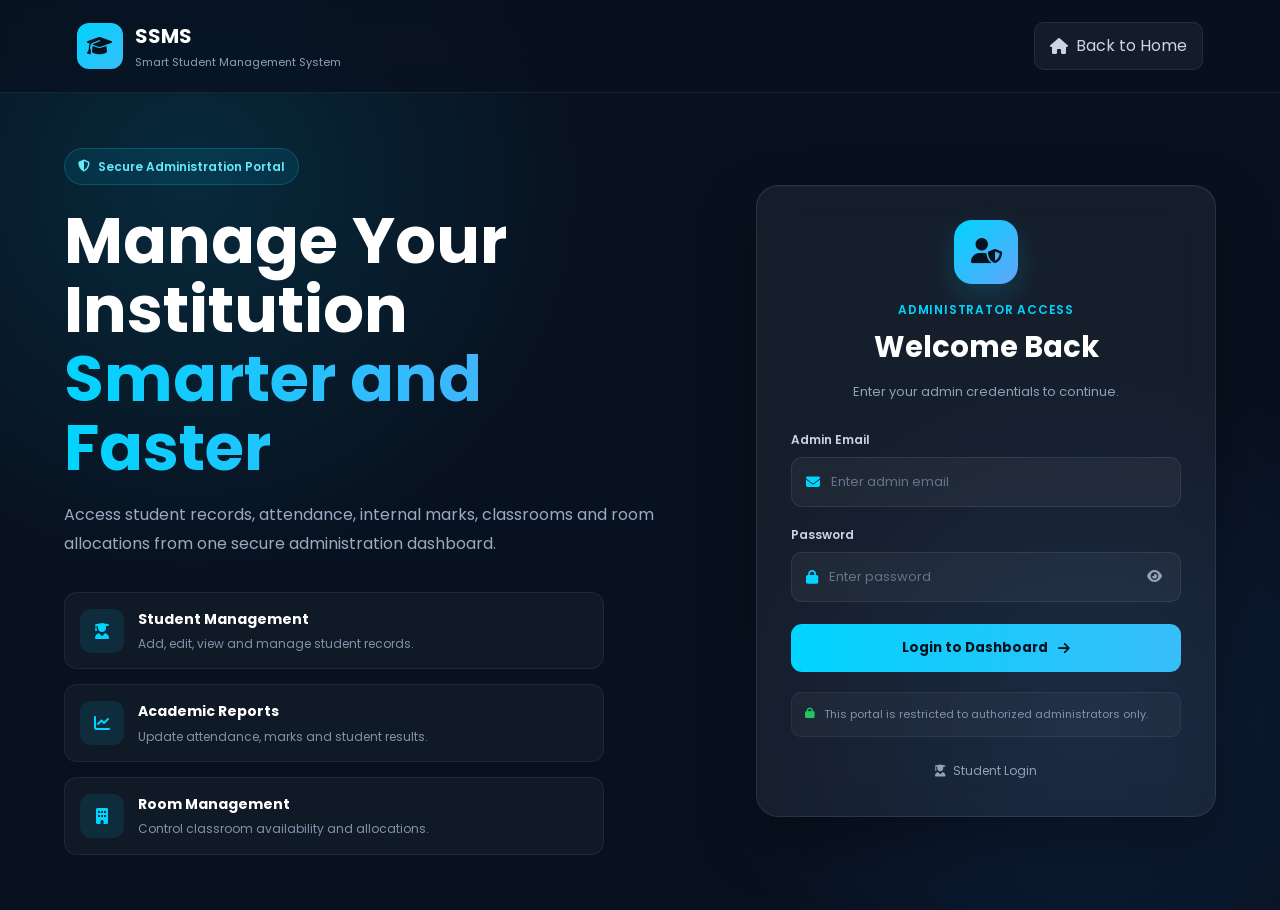
<file: admin_login.html>
<!DOCTYPE html>
<html lang="en">
<head>
    <meta charset="UTF-8">

    <meta
        name="viewport"
        content="width=device-width, initial-scale=1.0"
    >

    <title>Admin Login</title>

    <link rel="stylesheet" href="style.css">

    <link
        rel="stylesheet"
        href="https://cdnjs.cloudflare.com/ajax/libs/font-awesome/6.5.2/css/all.min.css"
    >
</head>

<body class="admin-login-page">

    <nav class="admin-login-navbar">

        <a href="index.php" class="admin-login-logo">

            <i class="fa-solid fa-graduation-cap"></i>

            <div>
                <h2>SSMS</h2>
                <span>Smart Student Management System</span>
            </div>

        </a>

        <a href="index.php" class="admin-home-link">

            <i class="fa-solid fa-house"></i>

            Back to Home

        </a>

    </nav>

    <main class="admin-login-wrapper">

        <section class="admin-login-intro">

            <div class="admin-login-tag">

                <i class="fa-solid fa-shield-halved"></i>

                Secure Administration Portal

            </div>

            <h1>
                Manage Your Institution
                <span>Smarter and Faster</span>
            </h1>

            <p>
                Access student records, attendance, internal marks,
                classrooms and room allocations from one secure
                administration dashboard.
            </p>

            <div class="admin-login-features">

                <div class="admin-feature-item">

                    <div class="admin-feature-icon">

                        <i class="fa-solid fa-user-graduate"></i>

                    </div>

                    <div>
                        <h3>Student Management</h3>

                        <p>
                            Add, edit, view and manage student records.
                        </p>
                    </div>

                </div>

                <div class="admin-feature-item">

                    <div class="admin-feature-icon">

                        <i class="fa-solid fa-chart-line"></i>

                    </div>

                    <div>
                        <h3>Academic Reports</h3>

                        <p>
                            Update attendance, marks and student results.
                        </p>
                    </div>

                </div>

                <div class="admin-feature-item">

                    <div class="admin-feature-icon">

                        <i class="fa-solid fa-building"></i>

                    </div>

                    <div>
                        <h3>Room Management</h3>

                        <p>
                            Control classroom availability and allocations.
                        </p>
                    </div>

                </div>

            </div>

        </section>

        <section class="admin-login-card">

            <div class="admin-login-card-header">

                <div class="admin-login-main-icon">

                    <i class="fa-solid fa-user-shield"></i>

                </div>

                <p>Administrator Access</p>

                <h2>Welcome Back</h2>

                <span>
                    Enter your admin credentials to continue.
                </span>

            </div>

            <form
                action="admin_login.php"
                method="POST"
                class="admin-login-form"
            >

                <div class="admin-form-group">

                    <label for="admin_email">
                        Admin Email
                    </label>

                    <div class="admin-input-box">

                        <i class="fa-solid fa-envelope"></i>

                        <input
                            type="email"
                            id="admin_email"
                            name="admin_email"
                            placeholder="Enter admin email"
                            autocomplete="email"
                            required
                        >

                    </div>

                </div>

                <div class="admin-form-group">

                    <label for="password">
                        Password
                    </label>

                    <div class="admin-input-box">

                        <i class="fa-solid fa-lock"></i>

                        <input
                            type="password"
                            id="password"
                            name="password"
                            placeholder="Enter password"
                            autocomplete="current-password"
                            required
                        >

                        <button
                            type="button"
                            class="admin-password-toggle"
                            id="adminPasswordToggle"
                            aria-label="Show or hide password"
                        >

                            <i
                                class="fa-solid fa-eye"
                                id="adminPasswordIcon"
                            ></i>

                        </button>

                    </div>

                </div>

                <button
                    type="submit"
                    class="admin-login-submit-btn"
                >

                    <span>Login to Dashboard</span>

                    <i class="fa-solid fa-arrow-right"></i>

                </button>

            </form>

            <div class="admin-login-security">

                <i class="fa-solid fa-lock"></i>

                <span>
                    This portal is restricted to authorized
                    administrators only.
                </span>

            </div>

            <div class="admin-login-footer">

                <a href="student_login.html">

                    <i class="fa-solid fa-user-graduate"></i>

                    Student Login

                </a>

            </div>

        </section>

    </main>

    <script>
        const passwordInput =
            document.getElementById("password");

        const passwordToggle =
            document.getElementById("adminPasswordToggle");

        const passwordIcon =
            document.getElementById("adminPasswordIcon");

        passwordToggle.addEventListener("click", function () {

            const isPassword =
                passwordInput.type === "password";

            passwordInput.type =
                isPassword ? "text" : "password";

            passwordIcon.classList.toggle(
                "fa-eye",
                !isPassword
            );

            passwordIcon.classList.toggle(
                "fa-eye-slash",
                isPassword
            );
        });
    </script>

</body>
</html>
</file>
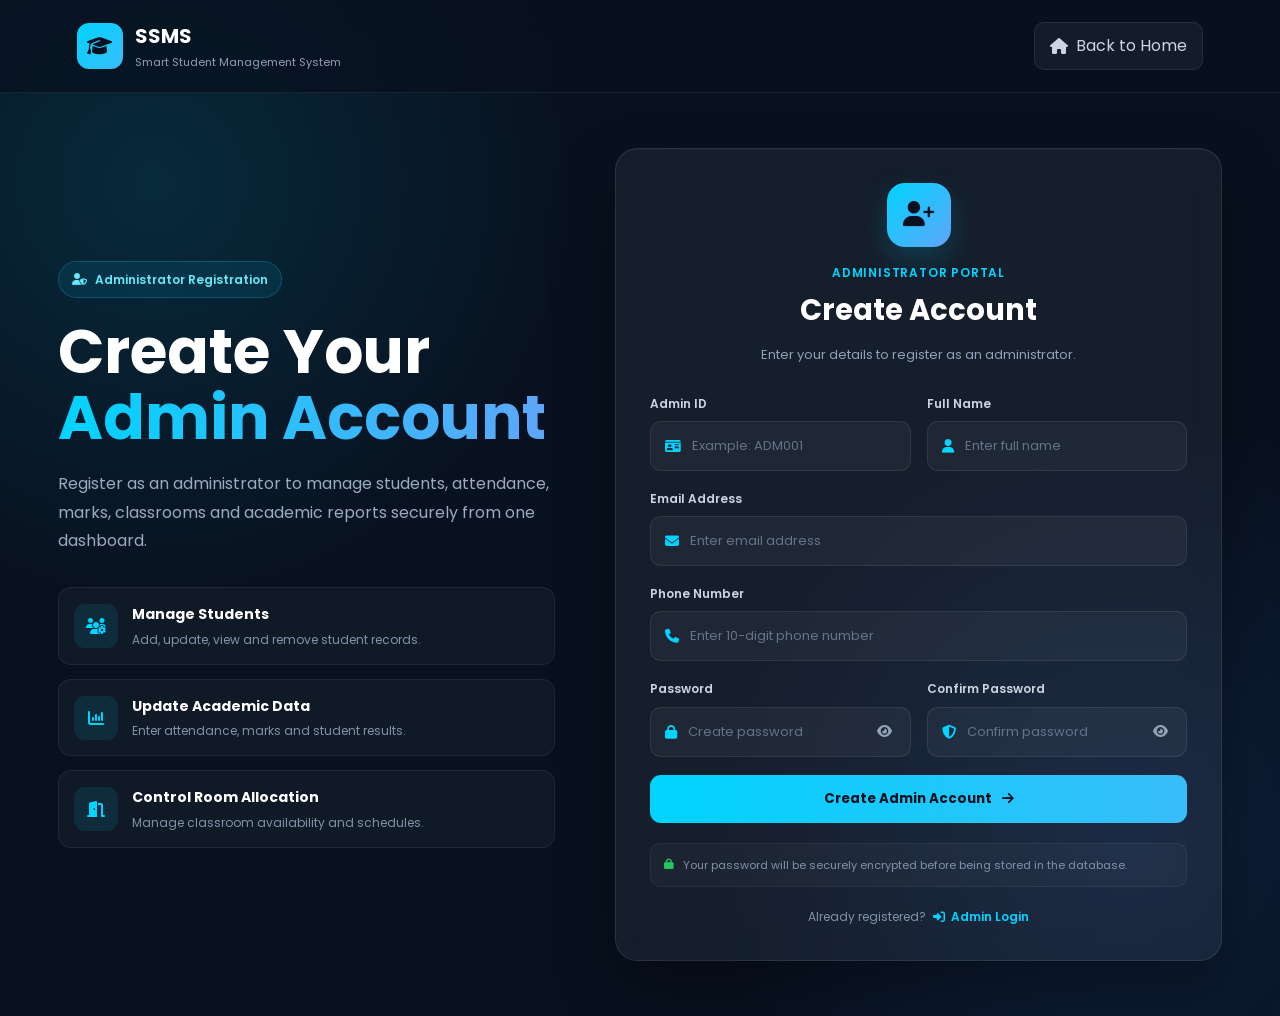
<file: admin_register.html>
<!DOCTYPE html>
<html lang="en">
<head>
    <meta charset="UTF-8">

    <meta
        name="viewport"
        content="width=device-width, initial-scale=1.0"
    >

    <title>Admin Registration</title>

    <link rel="stylesheet" href="style.css">

    <link
        rel="stylesheet"
        href="https://cdnjs.cloudflare.com/ajax/libs/font-awesome/6.5.2/css/all.min.css"
    >
</head>

<body class="admin-register-page">

    <nav class="admin-register-navbar">

        <a href="index.php" class="admin-register-logo">

            <i class="fa-solid fa-graduation-cap"></i>

            <div>
                <h2>SSMS</h2>
                <span>Smart Student Management System</span>
            </div>

        </a>

        <a href="index.php" class="admin-register-home-link">

            <i class="fa-solid fa-house"></i>

            Back to Home

        </a>

    </nav>

    <main class="admin-register-wrapper">

        <section class="admin-register-intro">

            <div class="admin-register-tag">

                <i class="fa-solid fa-user-shield"></i>

                Administrator Registration

            </div>

            <h1>
                Create Your
                <span>Admin Account</span>
            </h1>

            <p>
                Register as an administrator to manage students,
                attendance, marks, classrooms and academic reports
                securely from one dashboard.
            </p>

            <div class="admin-register-features">

                <div class="admin-register-feature">

                    <div class="admin-register-feature-icon">

                        <i class="fa-solid fa-users-gear"></i>

                    </div>

                    <div>
                        <h3>Manage Students</h3>

                        <p>
                            Add, update, view and remove student records.
                        </p>
                    </div>

                </div>

                <div class="admin-register-feature">

                    <div class="admin-register-feature-icon">

                        <i class="fa-solid fa-chart-column"></i>

                    </div>

                    <div>
                        <h3>Update Academic Data</h3>

                        <p>
                            Enter attendance, marks and student results.
                        </p>
                    </div>

                </div>

                <div class="admin-register-feature">

                    <div class="admin-register-feature-icon">

                        <i class="fa-solid fa-door-open"></i>

                    </div>

                    <div>
                        <h3>Control Room Allocation</h3>

                        <p>
                            Manage classroom availability and schedules.
                        </p>
                    </div>

                </div>

            </div>

        </section>

        <section class="admin-register-card">

            <div class="admin-register-card-header">

                <div class="admin-register-main-icon">

                    <i class="fa-solid fa-user-plus"></i>

                </div>

                <p>Administrator Portal</p>

                <h2>Create Account</h2>

                <span>
                    Enter your details to register as an administrator.
                </span>

            </div>

            <form
                action="admin_register.php"
                method="POST"
                class="admin-register-form"
                id="adminRegisterForm"
            >

                <div class="admin-register-row">

                    <div class="admin-register-group">

                        <label for="admin_id">
                            Admin ID
                        </label>

                        <div class="admin-register-input">

                            <i class="fa-solid fa-id-card"></i>

                            <input
                                type="text"
                                id="admin_id"
                                name="admin_id"
                                placeholder="Example: ADM001"
                                maxlength="20"
                                required
                            >

                        </div>

                    </div>

                    <div class="admin-register-group">

                        <label for="full_name">
                            Full Name
                        </label>

                        <div class="admin-register-input">

                            <i class="fa-solid fa-user"></i>

                            <input
                                type="text"
                                id="full_name"
                                name="full_name"
                                placeholder="Enter full name"
                                maxlength="100"
                                autocomplete="name"
                                required
                            >

                        </div>

                    </div>

                </div>

                <div class="admin-register-group">

                    <label for="email">
                        Email Address
                    </label>

                    <div class="admin-register-input">

                        <i class="fa-solid fa-envelope"></i>

                        <input
                            type="email"
                            id="email"
                            name="email"
                            placeholder="Enter email address"
                            maxlength="100"
                            autocomplete="email"
                            required
                        >

                    </div>

                </div>

                <div class="admin-register-group">

                    <label for="phone">
                        Phone Number
                    </label>

                    <div class="admin-register-input">

                        <i class="fa-solid fa-phone"></i>

                        <input
                            type="tel"
                            id="phone"
                            name="phone"
                            placeholder="Enter 10-digit phone number"
                            maxlength="10"
                            pattern="[0-9]{10}"
                            autocomplete="tel"
                            required
                        >

                    </div>

                </div>

                <div class="admin-register-row">

                    <div class="admin-register-group">

                        <label for="password">
                            Password
                        </label>

                        <div class="admin-register-input">

                            <i class="fa-solid fa-lock"></i>

                            <input
                                type="password"
                                id="password"
                                name="password"
                                placeholder="Create password"
                                minlength="6"
                                autocomplete="new-password"
                                required
                            >

                            <button
                                type="button"
                                class="admin-register-password-toggle"
                                id="passwordToggle"
                                aria-label="Show or hide password"
                            >

                                <i
                                    class="fa-solid fa-eye"
                                    id="passwordIcon"
                                ></i>

                            </button>

                        </div>

                    </div>

                    <div class="admin-register-group">

                        <label for="confirm_password">
                            Confirm Password
                        </label>

                        <div class="admin-register-input">

                            <i class="fa-solid fa-shield-halved"></i>

                            <input
                                type="password"
                                id="confirm_password"
                                name="confirm_password"
                                placeholder="Confirm password"
                                minlength="6"
                                autocomplete="new-password"
                                required
                            >

                            <button
                                type="button"
                                class="admin-register-password-toggle"
                                id="confirmPasswordToggle"
                                aria-label="Show or hide confirm password"
                            >

                                <i
                                    class="fa-solid fa-eye"
                                    id="confirmPasswordIcon"
                                ></i>

                            </button>

                        </div>

                    </div>

                </div>

                <div
                    class="admin-register-message"
                    id="passwordMessage"
                ></div>

                <button
                    type="submit"
                    class="admin-register-submit"
                >

                    <span>Create Admin Account</span>

                    <i class="fa-solid fa-arrow-right"></i>

                </button>

            </form>

            <div class="admin-register-security">

                <i class="fa-solid fa-lock"></i>

                <span>
                    Your password will be securely encrypted before
                    being stored in the database.
                </span>

            </div>

            <div class="admin-register-footer">

                <span>Already registered?</span>

                <a href="admin_login.html">

                    <i class="fa-solid fa-right-to-bracket"></i>

                    Admin Login

                </a>

            </div>

        </section>

    </main>

    <script>
        const passwordInput =
            document.getElementById("password");

        const confirmPasswordInput =
            document.getElementById("confirm_password");

        const passwordToggle =
            document.getElementById("passwordToggle");

        const confirmPasswordToggle =
            document.getElementById("confirmPasswordToggle");

        const passwordIcon =
            document.getElementById("passwordIcon");

        const confirmPasswordIcon =
            document.getElementById("confirmPasswordIcon");

        const registerForm =
            document.getElementById("adminRegisterForm");

        const passwordMessage =
            document.getElementById("passwordMessage");

        passwordToggle.addEventListener("click", function () {

            const isHidden =
                passwordInput.type === "password";

            passwordInput.type =
                isHidden ? "text" : "password";

            passwordIcon.classList.toggle(
                "fa-eye",
                !isHidden
            );

            passwordIcon.classList.toggle(
                "fa-eye-slash",
                isHidden
            );

        });

        confirmPasswordToggle.addEventListener("click", function () {

            const isHidden =
                confirmPasswordInput.type === "password";

            confirmPasswordInput.type =
                isHidden ? "text" : "password";

            confirmPasswordIcon.classList.toggle(
                "fa-eye",
                !isHidden
            );

            confirmPasswordIcon.classList.toggle(
                "fa-eye-slash",
                isHidden
            );

        });

        registerForm.addEventListener("submit", function (event) {

            if (
                passwordInput.value !==
                confirmPasswordInput.value
            ) {

                event.preventDefault();

                passwordMessage.textContent =
                    "Passwords do not match.";

                passwordMessage.className =
                    "admin-register-message error-message";

                confirmPasswordInput.focus();

                return;
            }

            passwordMessage.textContent =
                "Passwords matched successfully.";

            passwordMessage.className =
                "admin-register-message success-message";

        });
    </script>

</body>
</html>
</file>
<file: style.css>
/* ===========================
   GOOGLE FONT
=========================== */

@import url('https://fonts.googleapis.com/css2?family=Poppins:wght@300;400;500;600;700;800&display=swap');

*{
    margin:0;
    padding:0;
    box-sizing:border-box;
    font-family:'Poppins',sans-serif;
    scroll-behavior:smooth;
}

body{
    background:#0b1120;
    color:#ffffff;
    overflow-x:hidden;
    line-height:1.6;
}

/* ===========================
   NAVBAR
=========================== */

.hero{
    min-height:100vh;
    width:100%;
    background:
    radial-gradient(circle at top right,#00d4ff30,transparent 35%),
    radial-gradient(circle at bottom left,#2563eb30,transparent 40%),
    #0b1120;
}

.navbar{
    width:90%;
    margin:auto;
    display:flex;
    justify-content:space-between;
    align-items:center;
    padding:25px 0;
}

.logo{
    display:flex;
    align-items:center;
    gap:12px;
}

.logo i{
    color:#00d4ff;
    font-size:32px;
}

.logo h2{
    font-size:28px;
    font-weight:700;
}

.navbar ul{
    display:flex;
    list-style:none;
    gap:35px;
}

.navbar a{
    color:white;
    text-decoration:none;
    font-size:17px;
    transition:.3s;
}

.navbar a:hover{
    color:#00d4ff;
}

/* ===========================
 HERO SECTION
=========================== */

.hero-container{

    width:90%;
    margin:auto;

    display:flex;
    justify-content:space-between;
    align-items:center;

    min-height:85vh;

    gap:60px;

}

.hero-left{

    flex:1;

}

.hero-left h1{

    font-size:60px;

    line-height:1.2;

    margin-bottom:25px;

}

.hero-left p{

    font-size:19px;

    color:#c7d2fe;

    margin-bottom:35px;

}

.hero-list{

    display:flex;

    flex-direction:column;

    gap:18px;

    margin-bottom:40px;

}

.hero-list div{

    font-size:18px;

}

.hero-list i{

    color:#00d4ff;

    margin-right:12px;

}

.portal-buttons{

    display:flex;

    gap:20px;

}

.student-btn,
.admin-btn{

    text-decoration:none;

    padding:16px 30px;

    border-radius:12px;

    font-size:17px;

    font-weight:600;

    transition:.4s;

}

.student-btn{

    background:#00d4ff;

    color:#08111f;

}

.student-btn:hover{

    transform:translateY(-5px);

    box-shadow:0 0 25px #00d4ff;

}

.admin-btn{

    border:2px solid #00d4ff;

    color:white;

}

.admin-btn:hover{

    background:#00d4ff;

    color:#08111f;

}

/* ===========================
 DASHBOARD CARD
=========================== */

.hero-right{

    flex:1;

    display:flex;

    justify-content:center;

}

.dashboard-card{

    width:420px;

    background:rgba(255,255,255,.05);

    backdrop-filter:blur(18px);

    border:1px solid rgba(255,255,255,.08);

    border-radius:20px;

    padding:35px;

    box-shadow:0 0 30px rgba(0,212,255,.15);

    animation:float 4s ease-in-out infinite;

}

.dashboard-card h2{

    text-align:center;

    margin-bottom:25px;

    color:#00d4ff;

}

.dashboard-item{

    display:flex;

    justify-content:space-between;

    padding:16px 0;

    border-bottom:1px solid rgba(255,255,255,.08);

}

.dashboard-item strong{

    color:#00d4ff;

}
/* ===========================
   STATISTICS
=========================== */

.statistics{
    width:90%;
    margin:80px auto;
    display:grid;
    grid-template-columns:repeat(4,1fr);
    gap:25px;
}

.stat-card{
    background:rgba(255,255,255,.05);
    border:1px solid rgba(255,255,255,.08);
    backdrop-filter:blur(15px);
    border-radius:18px;
    text-align:center;
    padding:35px 20px;
    transition:.4s;
}

.stat-card:hover{
    transform:translateY(-10px);
    box-shadow:0 0 25px rgba(0,212,255,.3);
}

.stat-card i{
    font-size:38px;
    color:#00d4ff;
    margin-bottom:18px;
}

.stat-card h2{
    font-size:34px;
    margin-bottom:10px;
}

.stat-card p{
    color:#cbd5e1;
}

/* ===========================
   FEATURES
=========================== */

.features{
    width:90%;
    margin:100px auto;
    text-align:center;
}

.features h1{
    font-size:42px;
    margin-bottom:50px;
}

.feature-container{
    display:grid;
    grid-template-columns:repeat(3,1fr);
    gap:30px;
}

.feature-card{
    background:rgba(255,255,255,.05);
    border:1px solid rgba(255,255,255,.08);
    backdrop-filter:blur(15px);
    border-radius:20px;
    padding:35px;
    transition:.4s;
}

.feature-card:hover{
    transform:translateY(-10px);
    box-shadow:0 0 25px rgba(0,212,255,.25);
}

.feature-card i{
    font-size:45px;
    color:#00d4ff;
    margin-bottom:20px;
}

.feature-card h2{
    margin-bottom:15px;
}

.feature-card p{
    color:#cbd5e1;
}

/* ===========================
   ABOUT
=========================== */

.about{
    width:90%;
    margin:100px auto;
    text-align:center;
}

.about h1{
    font-size:42px;
    margin-bottom:30px;
}

.about p{
    max-width:900px;
    margin:auto;
    color:#cbd5e1;
    font-size:18px;
    line-height:1.9;
}

/* ===========================
   CONTACT
=========================== */

.contact{
    width:90%;
    margin:80px auto;
    text-align:center;
}

.contact h1{
    margin-bottom:25px;
}

.contact p{
    color:#cbd5e1;
    margin:10px 0;
}
/* ===========================
   FOOTER
=========================== */

footer{
    background:#060b16;
    text-align:center;
    padding:40px 20px;
    margin-top:80px;
    border-top:1px solid rgba(255,255,255,.08);
}

footer h2{
    color:#00d4ff;
    margin-bottom:10px;
}

footer p{
    color:#cbd5e1;
    margin:5px 0;
}

/* ===========================
   ANIMATIONS
=========================== */

@keyframes float{
    0%{
        transform:translateY(0);
    }
    50%{
        transform:translateY(-15px);
    }
    100%{
        transform:translateY(0);
    }
}

/* ===========================
   SCROLLBAR
=========================== */

::-webkit-scrollbar{
    width:10px;
}

::-webkit-scrollbar-track{
    background:#0b1120;
}

::-webkit-scrollbar-thumb{
    background:#00d4ff;
    border-radius:10px;
}

/* ===========================
   RESPONSIVE
=========================== */

@media(max-width:992px){

.hero-container{
    flex-direction:column;
    text-align:center;
}

.hero-left h1{
    font-size:42px;
}

.dashboard-card{
    width:100%;
    max-width:450px;
}

.statistics{
    grid-template-columns:repeat(2,1fr);
}

.feature-container{
    grid-template-columns:repeat(2,1fr);
}

.navbar{
    flex-direction:column;
    gap:20px;
}

.navbar ul{
    gap:20px;
}

}

@media(max-width:768px){

.hero-left h1{
    font-size:34px;
}

.hero-left p{
    font-size:16px;
}

.portal-buttons{
    flex-direction:column;
}

.statistics{
    grid-template-columns:1fr;
}

.feature-container{
    grid-template-columns:1fr;
}

.logo h2{
    font-size:20px;
}

.navbar ul{
    flex-wrap:wrap;
    justify-content:center;
}

}
/* ===================================================
   STUDENT REGISTRATION PAGE CSS
=================================================== */

.student-container{
    min-height:100vh;
    display:flex;
    align-items:center;
    justify-content:center;
    padding:40px;
    background:linear-gradient(135deg,#081120,#10294d,#081120);
}

.student-wrapper{
    width:100%;
    max-width:1300px;
    display:grid;
    grid-template-columns:1fr 1fr;
    gap:50px;
    align-items:center;
}

.student-left{
    color:#fff;
}

.student-left h1{
    font-size:48px;
    margin-bottom:15px;
    color:#3da5ff;
}

.student-left h2{
    font-size:32px;
    margin-bottom:15px;
}

.student-left p{
    font-size:18px;
    color:#d6d6d6;
    line-height:1.8;
    margin-bottom:25px;
}

.student-features{
    list-style:none;
}

.student-features li{
    margin:15px 0;
    font-size:18px;
    color:#ffffff;
}

.student-features i{
    color:#38bdf8;
    margin-right:10px;
}

.student-form{
    background:rgba(255,255,255,0.08);
    backdrop-filter:blur(18px);
    border-radius:20px;
    padding:40px;
    box-shadow:0 15px 40px rgba(0,0,0,.35);
    border:1px solid rgba(255,255,255,.1);
}

.student-form h2{
    color:#fff;
    text-align:center;
    margin-bottom:25px;
    font-size:30px;
}

.student-form input,
.student-form select{
    width:100%;
    padding:14px;
    margin-bottom:18px;
    border:none;
    border-radius:10px;
    outline:none;
    font-size:16px;
    background:rgba(255,255,255,.12);
    color:#fff;
}

.student-form input::placeholder{
    color:#ddd;
}

.student-form select{
    color:#fff;
}

.student-form option{
    color:#000;
}

.student-form button{
    width:100%;
    padding:15px;
    border:none;
    border-radius:10px;
    background:#2196f3;
    color:#fff;
    font-size:18px;
    font-weight:bold;
    cursor:pointer;
    transition:.3s;
}

.student-form button:hover{
    background:#0b7dda;
    transform:translateY(-3px);
}

.login-link{
    text-align:center;
    margin-top:20px;
    color:#fff;
}

.login-link a{
    color:#38bdf8;
    text-decoration:none;
    font-weight:bold;
}

.login-link a:hover{
    text-decoration:underline;
}

@media(max-width:900px){

.student-wrapper{
grid-template-columns:1fr;
}

.student-left{
text-align:center;
}

.student-left h1{
font-size:38px;
}

.student-left h2{
font-size:26px;
}

.student-container{
padding:20px;
}

}
/* ===================================================
   FINAL STUDENT REGISTRATION LAYOUT
   Matches the homepage design
=================================================== */

.student-container{
    min-height:100vh;
    width:100%;
    display:flex;
    align-items:center;
    justify-content:center;
    padding:60px 7%;
    background:
        radial-gradient(circle at top right, rgba(0,212,255,.14), transparent 35%),
        radial-gradient(circle at bottom left, rgba(37,99,235,.20), transparent 40%),
        #0b1120;
}

.student-wrapper{
    width:100%;
    max-width:1250px;
    min-height:650px;
    display:grid;
    grid-template-columns:1fr 1.15fr;
    align-items:center;
    gap:70px;
}

.student-left{
    padding:30px 10px;
}

.student-left h1{
    color:#00d4ff;
    font-size:46px;
    margin-bottom:22px;
}

.student-left h2{
    color:#ffffff;
    font-size:34px;
    line-height:1.3;
    margin-bottom:18px;
}

.student-left > p{
    color:#cbd5e1;
    font-size:17px;
    line-height:1.8;
    max-width:540px;
    margin-bottom:28px;
}

.student-features{
    list-style:none;
    display:grid;
    gap:16px;
}

.student-features li{
    color:#e2e8f0;
    font-size:17px;
}

.student-features i{
    color:#00d4ff;
    margin-right:10px;
}

.student-form{
    width:100%;
    background:rgba(255,255,255,.055);
    border:1px solid rgba(255,255,255,.10);
    backdrop-filter:blur(18px);
    border-radius:22px;
    padding:38px 42px;
    box-shadow:0 20px 50px rgba(0,0,0,.30);
}

.student-form h2{
    color:#ffffff;
    font-size:30px;
    text-align:center;
    margin-bottom:28px;
}

.student-form form{
    display:grid;
    grid-template-columns:1fr 1fr;
    gap:17px;
}

.student-form input,
.student-form select{
    width:100%;
    height:52px;
    margin:0;
    padding:0 15px;
    border:1px solid rgba(255,255,255,.08);
    border-radius:10px;
    outline:none;
    background:rgba(255,255,255,.08);
    color:#ffffff;
    font-size:15px;
    transition:.3s;
}

.student-form input:focus,
.student-form select:focus{
    border-color:#00d4ff;
    box-shadow:0 0 0 3px rgba(0,212,255,.12);
}

.student-form input::placeholder{
    color:#b8c3d4;
}

.student-form select{
    color:#cbd5e1;
}

.student-form option{
    color:#111827;
}

.student-form button{
    grid-column:1 / -1;
    width:100%;
    height:52px;
    margin-top:4px;
    border:none;
    border-radius:11px;
    background:#00d4ff;
    color:#07111f;
    font-size:16px;
    font-weight:700;
    cursor:pointer;
    transition:.3s;
}

.student-form button:hover{
    transform:translateY(-3px);
    box-shadow:0 0 24px rgba(0,212,255,.45);
}

.login-link{
    margin-top:20px;
    text-align:center;
    color:#cbd5e1;
}

.login-link a{
    color:#00d4ff;
    text-decoration:none;
    font-weight:600;
}

.login-link a:hover{
    text-decoration:underline;
}

@media(max-width:950px){

    .student-wrapper{
        grid-template-columns:1fr;
        gap:35px;
    }

    .student-left{
        text-align:center;
    }

    .student-left > p{
        margin-left:auto;
        margin-right:auto;
    }

    .student-features{
        max-width:420px;
        margin:auto;
        text-align:left;
    }
}

@media(max-width:650px){

    .student-container{
        padding:35px 20px;
    }

    .student-form{
        padding:28px 22px;
    }

    .student-form form{
        grid-template-columns:1fr;
    }

    .student-form button{
        grid-column:auto;
    }

    .student-left h1{
        font-size:36px;
    }

    .student-left h2{
        font-size:28px;
    }
}
/* ==================================================
   STUDENT REGISTER — HOMEPAGE MATCHING DESIGN
================================================== */

.register-page {
    min-height: 100vh;
    background: #0b1120;
}

.register-hero {
    width: 100%;
    min-height: 100vh;
    background:
        radial-gradient(
            circle at top right,
            rgba(0, 212, 255, 0.18),
            transparent 35%
        ),
        radial-gradient(
            circle at bottom left,
            rgba(37, 99, 235, 0.25),
            transparent 40%
        ),
        #0b1120;
}

.register-hero-container {
    width: 90%;
    max-width: 1350px;
    min-height: calc(100vh - 100px);
    margin: auto;

    display: grid;
    grid-template-columns: 1fr 1.05fr;
    align-items: center;
    gap: 75px;

    padding: 45px 0 65px;
}

.register-intro h1 {
    max-width: 650px;
    margin: 16px 0 24px;

    color: #ffffff;
    font-size: clamp(42px, 5vw, 65px);
    line-height: 1.12;
}

.register-label {
    display: inline-flex;
    align-items: center;
    gap: 10px;

    color: #00d4ff;
    font-size: 18px;
    font-weight: 600;
}

.register-description {
    max-width: 610px;
    margin-bottom: 30px;

    color: #c7d2e3;
    font-size: 17px;
    line-height: 1.8;
}

.register-benefits {
    display: grid;
    gap: 15px;

    margin-bottom: 34px;
}

.register-benefits p {
    color: #e2e8f0;
    font-size: 16px;
}

.register-benefits i {
    margin-right: 10px;
    color: #00d4ff;
}

.register-back-btn {
    display: inline-flex;
    align-items: center;
    gap: 10px;

    padding: 13px 22px;

    color: #ffffff;
    text-decoration: none;
    font-weight: 600;

    border: 1px solid #00d4ff;
    border-radius: 10px;

    transition: 0.3s;
}

.register-back-btn:hover {
    color: #07111f;
    background: #00d4ff;
    transform: translateY(-3px);
}

.register-panel {
    width: 100%;
    padding: 32px;

    background: rgba(255, 255, 255, 0.055);
    border: 1px solid rgba(255, 255, 255, 0.1);
    border-radius: 20px;

    backdrop-filter: blur(18px);
    box-shadow: 0 20px 55px rgba(0, 0, 0, 0.32);
}

.register-panel-heading {
    display: flex;
    align-items: center;
    gap: 15px;

    margin-bottom: 25px;
}

.register-panel-heading > i {
    display: grid;
    place-items: center;

    width: 52px;
    height: 52px;

    color: #07111f;
    background: #00d4ff;
    border-radius: 13px;

    font-size: 21px;
}

.register-panel-heading h2 {
    color: #ffffff;
    font-size: 27px;
}

.register-panel-heading p {
    margin-top: 4px;
    color: #94a3b8;
    font-size: 14px;
}

.register-form {
    display: grid;
    grid-template-columns: 1fr 1fr;
    gap: 17px;
}

.register-field {
    display: flex;
    flex-direction: column;
    gap: 7px;
}

.register-field label {
    color: #cbd5e1;
    font-size: 13px;
    font-weight: 500;
}

.register-field input,
.register-field select {
    width: 100%;
    height: 49px;
    padding: 0 14px;

    color: #ffffff;
    background: rgba(255, 255, 255, 0.075);

    border: 1px solid rgba(255, 255, 255, 0.09);
    border-radius: 9px;
    outline: none;

    transition: 0.3s;
}

.register-field input::placeholder {
    color: #8fa0b7;
}

.register-field input:focus,
.register-field select:focus {
    border-color: #00d4ff;
    box-shadow: 0 0 0 3px rgba(0, 212, 255, 0.12);
}

.register-field select {
    color: #cbd5e1;
}

.register-field option {
    color: #111827;
}

.register-full-field {
    grid-column: 1 / -1;
}

.register-submit-btn {
    grid-column: 1 / -1;

    display: flex;
    align-items: center;
    justify-content: center;
    gap: 10px;

    height: 51px;
    margin-top: 3px;

    color: #07111f;
    background: #00d4ff;

    border: none;
    border-radius: 10px;

    font-size: 15px;
    font-weight: 700;
    cursor: pointer;

    transition: 0.3s;
}

.register-submit-btn:hover {
    transform: translateY(-3px);
    box-shadow: 0 0 24px rgba(0, 212, 255, 0.42);
}

.register-login-text {
    margin-top: 18px;

    color: #aebbd0;
    text-align: center;
    font-size: 14px;
}

.register-login-text a {
    color: #00d4ff;
    text-decoration: none;
    font-weight: 600;
}

.register-login-text a:hover {
    text-decoration: underline;
}

@media (max-width: 980px) {
    .register-hero-container {
        grid-template-columns: 1fr;
        gap: 45px;
    }

    .register-intro {
        text-align: center;
    }

    .register-description {
        margin-left: auto;
        margin-right: auto;
    }

    .register-benefits {
        max-width: 420px;
        margin-left: auto;
        margin-right: auto;
        text-align: left;
    }
}

@media (max-width: 650px) {
    .register-hero-container {
        width: 92%;
        padding-top: 30px;
    }

    .register-panel {
        padding: 24px 18px;
    }

    .register-form {
        grid-template-columns: 1fr;
    }

    .register-full-field,
    .register-submit-btn {
        grid-column: auto;
    }

    .register-intro h1 {
        font-size: 39px;
    }

    .register-panel-heading h2 {
        font-size: 22px;
    }
}
/* ==================================================
   STUDENT LOGIN PAGE
================================================== */

.student-login-page {
    min-height: 100vh;
    background: #0b1120;
}

.student-login-hero {
    width: 100%;
    min-height: 100vh;
    background:
        radial-gradient(
            circle at top right,
            rgba(0, 212, 255, 0.18),
            transparent 35%
        ),
        radial-gradient(
            circle at bottom left,
            rgba(37, 99, 235, 0.25),
            transparent 40%
        ),
        #0b1120;
}

.student-login-container {
    width: 90%;
    max-width: 1350px;
    min-height: calc(100vh - 100px);
    margin: auto;

    display: grid;
    grid-template-columns: 1fr 0.9fr;
    align-items: center;
    gap: 85px;

    padding: 45px 0 65px;
}

.student-login-intro h1 {
    max-width: 650px;
    margin: 16px 0 24px;

    color: #ffffff;
    font-size: clamp(42px, 5vw, 65px);
    line-height: 1.12;
}

.student-login-label {
    display: inline-flex;
    align-items: center;
    gap: 10px;

    color: #00d4ff;
    font-size: 18px;
    font-weight: 600;
}

.student-login-description {
    max-width: 610px;
    margin-bottom: 30px;

    color: #c7d2e3;
    font-size: 17px;
    line-height: 1.8;
}

.student-login-benefits {
    display: grid;
    gap: 15px;
    margin-bottom: 34px;
}

.student-login-benefits p {
    color: #e2e8f0;
    font-size: 16px;
}

.student-login-benefits i {
    margin-right: 10px;
    color: #00d4ff;
}

.student-login-back-btn {
    display: inline-flex;
    align-items: center;
    gap: 10px;

    padding: 13px 22px;

    color: #ffffff;
    text-decoration: none;
    font-weight: 600;

    border: 1px solid #00d4ff;
    border-radius: 10px;

    transition: 0.3s;
}

.student-login-back-btn:hover {
    color: #07111f;
    background: #00d4ff;
    transform: translateY(-3px);
}

.student-login-panel {
    width: 100%;
    max-width: 520px;
    justify-self: end;

    padding: 36px;

    background: rgba(255, 255, 255, 0.055);
    border: 1px solid rgba(255, 255, 255, 0.1);
    border-radius: 20px;

    backdrop-filter: blur(18px);
    box-shadow: 0 20px 55px rgba(0, 0, 0, 0.32);
}

.student-login-panel-heading {
    display: flex;
    align-items: center;
    gap: 15px;

    margin-bottom: 28px;
}

.student-login-panel-heading > i {
    display: grid;
    place-items: center;

    width: 52px;
    height: 52px;

    color: #07111f;
    background: #00d4ff;
    border-radius: 13px;

    font-size: 21px;
}

.student-login-panel-heading h2 {
    color: #ffffff;
    font-size: 27px;
}

.student-login-panel-heading p {
    margin-top: 4px;
    color: #94a3b8;
    font-size: 14px;
}

.student-login-form {
    display: grid;
    gap: 18px;
}

.student-login-field {
    display: flex;
    flex-direction: column;
    gap: 7px;
}

.student-login-field label {
    color: #cbd5e1;
    font-size: 13px;
    font-weight: 500;
}

.student-login-field input {
    width: 100%;
    height: 51px;
    padding: 0 14px;

    color: #ffffff;
    background: rgba(255, 255, 255, 0.075);

    border: 1px solid rgba(255, 255, 255, 0.09);
    border-radius: 9px;
    outline: none;

    transition: 0.3s;
}

.student-login-field input::placeholder {
    color: #8fa0b7;
}

.student-login-field input:focus {
    border-color: #00d4ff;
    box-shadow: 0 0 0 3px rgba(0, 212, 255, 0.12);
}

.student-login-submit-btn {
    display: flex;
    align-items: center;
    justify-content: center;
    gap: 10px;

    width: 100%;
    height: 52px;
    margin-top: 4px;

    color: #07111f;
    background: #00d4ff;

    border: none;
    border-radius: 10px;

    font-size: 15px;
    font-weight: 700;
    cursor: pointer;

    transition: 0.3s;
}

.student-login-submit-btn:hover {
    transform: translateY(-3px);
    box-shadow: 0 0 24px rgba(0, 212, 255, 0.42);
}

.student-login-register-text {
    margin-top: 20px;

    color: #aebbd0;
    text-align: center;
    font-size: 14px;
}

.student-login-register-text a {
    color: #00d4ff;
    text-decoration: none;
    font-weight: 600;
}

.student-login-register-text a:hover {
    text-decoration: underline;
}

@media (max-width: 980px) {

    .student-login-container {
        grid-template-columns: 1fr;
        gap: 45px;
    }

    .student-login-intro {
        text-align: center;
    }

    .student-login-description {
        margin-left: auto;
        margin-right: auto;
    }

    .student-login-benefits {
        max-width: 420px;
        margin-left: auto;
        margin-right: auto;
        text-align: left;
    }

    .student-login-panel {
        justify-self: center;
    }
}

@media (max-width: 650px) {

    .student-login-container {
        width: 92%;
        padding-top: 30px;
    }

    .student-login-panel {
        padding: 26px 20px;
    }

    .student-login-intro h1 {
        font-size: 39px;
    }

    .student-login-panel-heading h2 {
        font-size: 22px;
    }
}
/* ==================================================
   STUDENT DASHBOARD
================================================== */

.student-dashboard-page {
    min-height: 100vh;
    background:
        radial-gradient(
            circle at top right,
            rgba(0, 212, 255, 0.12),
            transparent 30%
        ),
        #0b1120;

    color: #ffffff;
}

.student-dashboard-layout {
    min-height: 100vh;
    display: grid;
    grid-template-columns: 270px 1fr;
}

.student-sidebar {
    position: sticky;
    top: 0;

    height: 100vh;
    padding: 30px 22px;

    background: rgba(6, 11, 22, 0.96);
    border-right: 1px solid rgba(255, 255, 255, 0.08);
}

.student-sidebar-logo {
    display: flex;
    align-items: center;
    gap: 13px;

    padding: 0 10px 30px;
}

.student-sidebar-logo > i {
    display: grid;
    place-items: center;

    width: 48px;
    height: 48px;

    color: #07111f;
    background: #00d4ff;
    border-radius: 13px;

    font-size: 21px;
}

.student-sidebar-logo h2 {
    color: #ffffff;
    font-size: 22px;
}

.student-sidebar-logo p {
    color: #7f91aa;
    font-size: 12px;
}

.student-sidebar-menu {
    display: grid;
    gap: 10px;
}

.student-sidebar-menu a {
    display: flex;
    align-items: center;
    gap: 13px;

    padding: 13px 15px;

    color: #aebbd0;
    text-decoration: none;

    border-radius: 10px;
    transition: 0.3s;
}

.student-sidebar-menu a i {
    width: 20px;
    color: #00d4ff;
}

.student-sidebar-menu a:hover,
.student-sidebar-menu a.active {
    color: #ffffff;
    background: rgba(0, 212, 255, 0.12);
}

.student-sidebar-menu .logout-link {
    margin-top: 25px;
}

.student-dashboard-main {
    padding: 36px 42px 50px;
}

.student-dashboard-header {
    display: flex;
    align-items: center;
    justify-content: space-between;
    gap: 30px;

    margin-bottom: 30px;
}

.dashboard-label {
    color: #00d4ff;
    font-size: 14px;
    font-weight: 600;
}

.student-dashboard-header h1 {
    margin: 6px 0 8px;
    font-size: 34px;
}

.student-dashboard-header > div > p:last-child {
    color: #94a3b8;
}

.student-header-profile {
    display: flex;
    align-items: center;
    gap: 12px;

    min-width: 220px;
    padding: 12px 16px;

    background: rgba(255, 255, 255, 0.055);
    border: 1px solid rgba(255, 255, 255, 0.08);
    border-radius: 13px;
}

.student-avatar {
    display: grid;
    place-items: center;

    width: 45px;
    height: 45px;

    color: #07111f;
    background: #00d4ff;
    border-radius: 50%;

    font-size: 18px;
    font-weight: 800;
}

.student-header-profile div:last-child {
    display: grid;
}

.student-header-profile strong {
    color: #ffffff;
    font-size: 14px;
}

.student-header-profile span {
    color: #8fa0b7;
    font-size: 12px;
}

.student-summary-grid {
    display: grid;
    grid-template-columns: repeat(4, 1fr);
    gap: 20px;

    margin-bottom: 25px;
}

.student-summary-card {
    display: flex;
    align-items: center;
    gap: 14px;

    padding: 22px;

    background: rgba(255, 255, 255, 0.055);
    border: 1px solid rgba(255, 255, 255, 0.08);
    border-radius: 16px;

    transition: 0.3s;
}

.student-summary-card:hover {
    transform: translateY(-5px);
    box-shadow: 0 12px 28px rgba(0, 212, 255, 0.1);
}

.summary-icon {
    display: grid;
    place-items: center;

    width: 46px;
    height: 46px;
    flex-shrink: 0;

    color: #00d4ff;
    background: rgba(0, 212, 255, 0.11);
    border-radius: 12px;
}

.student-summary-card p {
    color: #8fa0b7;
    font-size: 12px;
}

.student-summary-card h3 {
    margin-top: 4px;
    color: #ffffff;
    font-size: 16px;
}

.student-dashboard-content {
    display: grid;
    grid-template-columns: 1.55fr 0.75fr;
    gap: 24px;
}

.student-profile-card,
.student-notification-card,
.student-quick-actions {
    background: rgba(255, 255, 255, 0.055);
    border: 1px solid rgba(255, 255, 255, 0.08);
    border-radius: 18px;
}

.student-profile-card {
    padding: 26px;
}

.student-section-heading {
    display: flex;
    align-items: center;
    justify-content: space-between;
    gap: 20px;

    margin-bottom: 22px;
}

.student-section-heading p {
    color: #00d4ff;
    font-size: 12px;
    font-weight: 600;
}

.student-section-heading h2 {
    margin-top: 3px;
    color: #ffffff;
    font-size: 22px;
}

.student-section-heading > a {
    display: inline-flex;
    align-items: center;
    gap: 8px;

    padding: 10px 14px;

    color: #07111f;
    background: #00d4ff;

    text-decoration: none;
    border-radius: 9px;

    font-size: 13px;
    font-weight: 700;
}

.student-details-grid {
    display: grid;
    grid-template-columns: 1fr 1fr;
    gap: 15px;
}

.student-detail-item {
    padding: 17px;

    background: rgba(255, 255, 255, 0.035);
    border: 1px solid rgba(255, 255, 255, 0.06);
    border-radius: 11px;
}

.student-detail-item span {
    display: block;

    margin-bottom: 7px;

    color: #8292a9;
    font-size: 12px;
}

.student-detail-item strong {
    color: #eaf2ff;
    font-size: 14px;
    word-break: break-word;
}

.student-side-column {
    display: grid;
    gap: 24px;
}

.student-notification-card {
    padding: 24px;
}

.student-section-heading.compact {
    margin-bottom: 18px;
}

.notification-item {
    display: flex;
    gap: 12px;

    padding: 15px 0;

    border-bottom: 1px solid rgba(255, 255, 255, 0.06);
}

.notification-item:last-child {
    border-bottom: none;
}

.notification-item > i {
    margin-top: 4px;
    color: #00d4ff;
}

.notification-item strong {
    color: #ffffff;
    font-size: 13px;
}

.notification-item p {
    margin-top: 4px;
    color: #8292a9;
    font-size: 12px;
    line-height: 1.5;
}

.student-quick-actions {
    padding: 22px;
}

.student-quick-actions h2 {
    margin-bottom: 16px;
    font-size: 19px;
}

.student-quick-actions a {
    display: flex;
    align-items: center;
    gap: 11px;

    padding: 12px 0;

    color: #cbd5e1;
    text-decoration: none;

    border-bottom: 1px solid rgba(255, 255, 255, 0.06);
}

.student-quick-actions a:last-child {
    border-bottom: none;
}

.student-quick-actions a i {
    color: #00d4ff;
}

.student-quick-actions a:hover {
    color: #00d4ff;
}

@media (max-width: 1150px) {
    .student-summary-grid {
        grid-template-columns: repeat(2, 1fr);
    }

    .student-dashboard-content {
        grid-template-columns: 1fr;
    }
}

@media (max-width: 850px) {
    .student-dashboard-layout {
        grid-template-columns: 1fr;
    }

    .student-sidebar {
        position: static;
        height: auto;
    }

    .student-sidebar-menu {
        grid-template-columns: repeat(3, 1fr);
    }

    .student-sidebar-menu .logout-link {
        margin-top: 0;
    }

    .student-dashboard-main {
        padding: 30px 20px 45px;
    }

    .student-dashboard-header {
        align-items: flex-start;
        flex-direction: column;
    }

    .student-header-profile {
        width: 100%;
    }
}

@media (max-width: 600px) {
    .student-sidebar-menu {
        grid-template-columns: 1fr 1fr;
    }

    .student-summary-grid,
    .student-details-grid {
        grid-template-columns: 1fr;
    }

    .student-dashboard-header h1 {
        font-size: 27px;
    }
}
/* ==================================================
   STUDENT PROFILE PAGE
================================================== */

.student-profile-page {
    min-height: 100vh;

    color: #ffffff;

    background:
        radial-gradient(
            circle at top right,
            rgba(0, 212, 255, 0.12),
            transparent 30%
        ),
        #0b1120;
}

.student-profile-main {
    padding: 36px 42px 50px;
}

.student-profile-header {
    display: flex;
    align-items: center;
    justify-content: space-between;
    gap: 25px;

    margin-bottom: 28px;
}

.student-profile-header h1 {
    margin: 5px 0 8px;
    font-size: 34px;
}

.student-profile-header > div > p:last-child {
    color: #94a3b8;
}

.profile-back-button {
    display: inline-flex;
    align-items: center;
    gap: 9px;

    padding: 12px 18px;

    color: #07111f;
    background: #00d4ff;

    text-decoration: none;
    font-weight: 700;

    border-radius: 10px;
    transition: 0.3s;
}

.profile-back-button:hover {
    transform: translateY(-3px);
    box-shadow: 0 0 22px rgba(0, 212, 255, 0.35);
}

.profile-message {
    display: flex;
    align-items: center;
    gap: 10px;

    margin-bottom: 22px;
    padding: 14px 17px;

    border-radius: 10px;
    font-size: 14px;
}

.profile-message.success {
    color: #86efac;
    background: rgba(34, 197, 94, 0.1);
    border: 1px solid rgba(34, 197, 94, 0.3);
}

.profile-message.error {
    color: #fca5a5;
    background: rgba(239, 68, 68, 0.1);
    border: 1px solid rgba(239, 68, 68, 0.3);
}

.profile-page-grid {
    display: grid;
    grid-template-columns: 0.65fr 1.5fr;
    gap: 24px;
}

.profile-identity-card,
.profile-edit-card {
    background: rgba(255, 255, 255, 0.055);
    border: 1px solid rgba(255, 255, 255, 0.08);
    border-radius: 18px;

    box-shadow: 0 18px 45px rgba(0, 0, 0, 0.2);
}

.profile-identity-card {
    padding: 35px 25px;
    text-align: center;
}

.profile-large-avatar {
    display: grid;
    place-items: center;

    width: 100px;
    height: 100px;
    margin: 0 auto 20px;

    color: #07111f;
    background: #00d4ff;

    border-radius: 50%;
    font-size: 38px;
    font-weight: 800;

    box-shadow: 0 0 35px rgba(0, 212, 255, 0.25);
}

.profile-identity-card h2 {
    margin-bottom: 6px;
    font-size: 23px;
}

.profile-identity-card > p {
    color: #94a3b8;
    font-size: 14px;
}

.profile-active-status {
    display: inline-flex;
    align-items: center;
    gap: 7px;

    margin: 20px 0 25px;
    padding: 8px 13px;

    color: #86efac;
    background: rgba(34, 197, 94, 0.1);
    border: 1px solid rgba(34, 197, 94, 0.25);
    border-radius: 20px;

    font-size: 12px;
    font-weight: 600;
}

.profile-identity-details {
    display: grid;
    gap: 12px;

    padding-top: 22px;
    text-align: left;

    border-top: 1px solid rgba(255, 255, 255, 0.07);
}

.profile-identity-details div {
    display: flex;
    align-items: center;
    gap: 11px;

    padding: 11px;

    background: rgba(255, 255, 255, 0.035);
    border-radius: 9px;
}

.profile-identity-details i {
    width: 18px;
    color: #00d4ff;
}

.profile-identity-details span {
    color: #cbd5e1;
    font-size: 13px;
    word-break: break-word;
}

.profile-edit-card {
    padding: 30px;
}

.profile-section-heading {
    display: flex;
    align-items: center;
    justify-content: space-between;

    margin-bottom: 25px;
}

.profile-section-heading p {
    color: #00d4ff;
    font-size: 12px;
    font-weight: 600;
}

.profile-section-heading h2 {
    margin-top: 3px;
    font-size: 24px;
}

.profile-section-heading > i {
    display: grid;
    place-items: center;

    width: 48px;
    height: 48px;

    color: #07111f;
    background: #00d4ff;
    border-radius: 12px;
}

.profile-edit-form {
    display: grid;
    gap: 24px;
}

.profile-form-grid {
    display: grid;
    grid-template-columns: 1fr 1fr;
    gap: 19px;
}

.profile-form-field {
    display: flex;
    flex-direction: column;
    gap: 7px;
}

.profile-form-field label {
    color: #cbd5e1;
    font-size: 13px;
    font-weight: 500;
}

.profile-form-field input,
.profile-form-field select {
    width: 100%;
    height: 50px;
    padding: 0 14px;

    color: #ffffff;
    background: rgba(255, 255, 255, 0.07);

    border: 1px solid rgba(255, 255, 255, 0.09);
    border-radius: 9px;
    outline: none;

    transition: 0.3s;
}

.profile-form-field input:focus,
.profile-form-field select:focus {
    border-color: #00d4ff;
    box-shadow: 0 0 0 3px rgba(0, 212, 255, 0.12);
}

.profile-form-field input[readonly] {
    color: #8fa0b7;
    cursor: not-allowed;
}

.profile-form-field select option {
    color: #ffffff;
    background: #111827;
}

.profile-form-field small {
    color: #7f91aa;
    font-size: 11px;
}

.profile-update-button {
    display: inline-flex;
    align-items: center;
    justify-content: center;
    gap: 9px;

    width: 190px;
    height: 50px;

    color: #07111f;
    background: #00d4ff;

    border: none;
    border-radius: 10px;

    font-size: 14px;
    font-weight: 700;
    cursor: pointer;

    transition: 0.3s;
}

.profile-update-button:hover {
    transform: translateY(-3px);
    box-shadow: 0 0 24px rgba(0, 212, 255, 0.4);
}

@media (max-width: 1050px) {
    .profile-page-grid {
        grid-template-columns: 1fr;
    }

    .profile-identity-card {
        max-width: 650px;
    }
}

@media (max-width: 700px) {
    .student-profile-main {
        padding: 28px 20px 45px;
    }

    .student-profile-header {
        align-items: flex-start;
        flex-direction: column;
    }

    .profile-form-grid {
        grid-template-columns: 1fr;
    }

    .profile-update-button {
        width: 100%;
    }

    .student-profile-header h1 {
        font-size: 28px;
    }
}
/* ==================================================
   ROOM ALLOCATION PAGE
================================================== */

.room-allocation-page {
    min-height: 100vh;

    color: #ffffff;

    background:
        radial-gradient(
            circle at top right,
            rgba(0, 212, 255, 0.12),
            transparent 30%
        ),
        #0b1120;
}

.room-allocation-main {
    padding: 36px 42px 50px;
    overflow: hidden;
}

.room-allocation-header {
    display: flex;
    align-items: center;
    justify-content: space-between;
    gap: 25px;

    margin-bottom: 28px;
}

.room-allocation-header h1 {
    margin: 5px 0 8px;
    font-size: 34px;
}

.room-allocation-header > div > p:last-child {
    color: #94a3b8;
}

.room-student-profile {
    display: flex;
    align-items: center;
    gap: 12px;

    min-width: 220px;
    padding: 12px 16px;

    background: rgba(255, 255, 255, 0.055);
    border: 1px solid rgba(255, 255, 255, 0.08);
    border-radius: 13px;
}

.room-student-profile div:last-child {
    display: grid;
}

.room-student-profile strong {
    color: #ffffff;
    font-size: 14px;
}

.room-student-profile span {
    color: #8fa0b7;
    font-size: 12px;
}

.room-summary-grid {
    display: grid;
    grid-template-columns: repeat(4, 1fr);
    gap: 20px;

    margin-bottom: 25px;
}

.room-summary-card {
    display: flex;
    align-items: center;
    gap: 14px;

    padding: 21px;

    background: rgba(255, 255, 255, 0.055);
    border: 1px solid rgba(255, 255, 255, 0.08);
    border-radius: 16px;

    transition: 0.3s;
}

.room-summary-card:hover {
    transform: translateY(-5px);
    box-shadow: 0 12px 28px rgba(0, 212, 255, 0.1);
}

.room-summary-icon {
    display: grid;
    place-items: center;

    width: 47px;
    height: 47px;
    flex-shrink: 0;

    color: #00d4ff;
    background: rgba(0, 212, 255, 0.11);
    border-radius: 12px;
}

.room-summary-card p {
    color: #8fa0b7;
    font-size: 12px;
}

.room-summary-card h3 {
    margin-top: 4px;
    color: #ffffff;
    font-size: 22px;
}

.available-card .room-summary-icon {
    color: #22c55e;
    background: rgba(34, 197, 94, 0.12);
}

.occupied-card .room-summary-icon {
    color: #ef4444;
    background: rgba(239, 68, 68, 0.12);
}

.maintenance-card .room-summary-icon {
    color: #f59e0b;
    background: rgba(245, 158, 11, 0.12);
}

.room-allocation-card {
    padding: 27px;

    background: rgba(255, 255, 255, 0.055);
    border: 1px solid rgba(255, 255, 255, 0.08);
    border-radius: 18px;

    box-shadow: 0 18px 45px rgba(0, 0, 0, 0.2);
}

.room-allocation-heading {
    display: flex;
    align-items: center;
    justify-content: space-between;
    gap: 20px;

    margin-bottom: 23px;
}

.room-allocation-heading p {
    color: #00d4ff;
    font-size: 12px;
    font-weight: 600;
}

.room-allocation-heading h2 {
    margin-top: 3px;
    font-size: 23px;
}

.room-status-legend {
    display: flex;
    flex-wrap: wrap;
    gap: 15px;

    color: #aebbd0;
    font-size: 12px;
}

.room-status-legend span {
    display: inline-flex;
    align-items: center;
    gap: 6px;
}

.legend-available i {
    color: #22c55e;
}

.legend-occupied i {
    color: #ef4444;
}

.legend-maintenance i {
    color: #f59e0b;
}

.room-table-wrapper {
    width: 100%;
    overflow-x: auto;
}

.room-allocation-table {
    width: 100%;
    min-width: 900px;

    border-collapse: collapse;
}

.room-allocation-table th {
    padding: 15px 16px;

    color: #94a3b8;
    background: rgba(255, 255, 255, 0.04);

    text-align: left;
    font-size: 12px;
    font-weight: 600;
    text-transform: uppercase;
    letter-spacing: 0.5px;

    border-bottom: 1px solid rgba(255, 255, 255, 0.08);
}

.room-allocation-table td {
    padding: 17px 16px;

    color: #cbd5e1;
    font-size: 13px;

    border-bottom: 1px solid rgba(255, 255, 255, 0.06);
}

.room-allocation-table tbody tr {
    transition: 0.25s;
}

.room-allocation-table tbody tr:hover {
    background: rgba(0, 212, 255, 0.035);
}

.room-allocation-table tbody tr:last-child td {
    border-bottom: none;
}

.room-number-cell,
.teacher-cell,
.time-slot-cell {
    display: flex;
    align-items: center;
    gap: 9px;
}

.room-number-cell i,
.teacher-cell i,
.time-slot-cell i {
    color: #00d4ff;
}

.room-number-cell strong {
    color: #ffffff;
}

.allocation-badge,
.room-status-badge {
    display: inline-flex;
    align-items: center;
    gap: 7px;

    padding: 7px 11px;

    border-radius: 20px;
    font-size: 11px;
    font-weight: 600;
}

.allocation-badge.allocated {
    color: #67e8f9;
    background: rgba(6, 182, 212, 0.11);
    border: 1px solid rgba(6, 182, 212, 0.25);
}

.allocation-badge.available {
    color: #86efac;
    background: rgba(34, 197, 94, 0.11);
    border: 1px solid rgba(34, 197, 94, 0.25);
}

.room-status-badge.available {
    color: #86efac;
    background: rgba(34, 197, 94, 0.11);
    border: 1px solid rgba(34, 197, 94, 0.25);
}

.room-status-badge.occupied {
    color: #fca5a5;
    background: rgba(239, 68, 68, 0.11);
    border: 1px solid rgba(239, 68, 68, 0.25);
}

.room-status-badge.maintenance {
    color: #fcd34d;
    background: rgba(245, 158, 11, 0.11);
    border: 1px solid rgba(245, 158, 11, 0.25);
}

.room-status-badge.unknown {
    color: #cbd5e1;
    background: rgba(148, 163, 184, 0.1);
    border: 1px solid rgba(148, 163, 184, 0.22);
}

.room-status-badge i {
    font-size: 7px;
}

.room-empty-message {
    padding: 60px 20px !important;
    text-align: center !important;
}

.room-empty-message > i {
    margin-bottom: 15px;
    color: #00d4ff;
    font-size: 42px;
}

.room-empty-message h3 {
    margin-bottom: 7px;
    color: #ffffff;
}

.room-empty-message p {
    color: #94a3b8;
}

@media (max-width: 1150px) {
    .room-summary-grid {
        grid-template-columns: repeat(2, 1fr);
    }

    .room-allocation-heading {
        align-items: flex-start;
        flex-direction: column;
    }
}

@media (max-width: 850px) {
    .room-allocation-main {
        padding: 30px 20px 45px;
    }

    .room-allocation-header {
        align-items: flex-start;
        flex-direction: column;
    }

    .room-student-profile {
        width: 100%;
    }
}

@media (max-width: 600px) {
    .room-summary-grid {
        grid-template-columns: 1fr;
    }

    .room-allocation-card {
        padding: 20px 15px;
    }

    .room-allocation-header h1 {
        font-size: 28px;
    }
}
/* ==================================================
   STUDENT REPORTS PAGE
================================================== */

.student-reports-page {
    min-height: 100vh;

    color: #ffffff;

    background:
        radial-gradient(
            circle at top right,
            rgba(0, 212, 255, 0.12),
            transparent 30%
        ),
        #0b1120;
}

.student-reports-main {
    padding: 36px 42px 50px;
}

.student-reports-header {
    display: flex;
    align-items: center;
    justify-content: space-between;
    gap: 25px;

    margin-bottom: 28px;
}

.student-reports-header h1 {
    margin: 5px 0 8px;
    font-size: 34px;
}

.student-reports-header > div > p:last-child {
    color: #94a3b8;
}

.reports-student-profile {
    display: flex;
    align-items: center;
    gap: 12px;

    min-width: 220px;
    padding: 12px 16px;

    background: rgba(255, 255, 255, 0.055);
    border: 1px solid rgba(255, 255, 255, 0.08);
    border-radius: 13px;
}

.reports-student-profile div:last-child {
    display: grid;
}

.reports-student-profile strong {
    color: #ffffff;
    font-size: 14px;
}

.reports-student-profile span {
    color: #8fa0b7;
    font-size: 12px;
}

.reports-summary-grid {
    display: grid;
    grid-template-columns: repeat(4, 1fr);
    gap: 20px;

    margin-bottom: 25px;
}

.reports-summary-card {
    display: flex;
    align-items: center;
    gap: 14px;

    padding: 21px;

    background: rgba(255, 255, 255, 0.055);
    border: 1px solid rgba(255, 255, 255, 0.08);
    border-radius: 16px;

    transition: 0.3s;
}

.reports-summary-card:hover {
    transform: translateY(-5px);
    box-shadow: 0 12px 28px rgba(0, 212, 255, 0.1);
}

.reports-summary-icon {
    display: grid;
    place-items: center;

    width: 47px;
    height: 47px;
    flex-shrink: 0;

    color: #00d4ff;
    background: rgba(0, 212, 255, 0.11);
    border-radius: 12px;
}

.reports-summary-icon.success-icon {
    color: #22c55e;
    background: rgba(34, 197, 94, 0.12);
}

.reports-summary-card p {
    color: #8fa0b7;
    font-size: 12px;
}

.reports-summary-card h3 {
    margin-top: 4px;
    color: #ffffff;
    font-size: 16px;
}

.reports-content-grid {
    display: grid;
    grid-template-columns: 1.4fr 0.8fr;
    gap: 24px;

    margin-bottom: 24px;
}

.academic-report-card,
.report-status-card,
.report-note-card {
    background: rgba(255, 255, 255, 0.055);
    border: 1px solid rgba(255, 255, 255, 0.08);
    border-radius: 18px;

    box-shadow: 0 18px 45px rgba(0, 0, 0, 0.2);
}

.academic-report-card,
.report-status-card {
    padding: 27px;
}

.reports-section-heading {
    display: flex;
    align-items: center;
    justify-content: space-between;

    margin-bottom: 24px;
}

.reports-section-heading p {
    color: #00d4ff;
    font-size: 12px;
    font-weight: 600;
}

.reports-section-heading h2 {
    margin-top: 3px;
    font-size: 23px;
}

.reports-section-heading > i {
    display: grid;
    place-items: center;

    width: 48px;
    height: 48px;

    color: #07111f;
    background: #00d4ff;
    border-radius: 12px;
}

.academic-details-grid {
    display: grid;
    grid-template-columns: 1fr 1fr;
    gap: 15px;
}

.academic-detail-item {
    padding: 17px;

    background: rgba(255, 255, 255, 0.035);
    border: 1px solid rgba(255, 255, 255, 0.06);
    border-radius: 11px;
}

.academic-detail-item span {
    display: block;

    margin-bottom: 7px;

    color: #8292a9;
    font-size: 12px;
}

.academic-detail-item strong {
    color: #eaf2ff;
    font-size: 14px;
    word-break: break-word;
}

.academic-active-text {
    color: #86efac !important;
}

.report-status-list {
    display: grid;
    gap: 5px;
}

.report-status-item {
    display: flex;
    gap: 13px;

    padding: 17px 0;

    border-bottom: 1px solid rgba(255, 255, 255, 0.06);
}

.report-status-item:last-child {
    border-bottom: none;
}

.report-status-icon {
    display: grid;
    place-items: center;

    width: 42px;
    height: 42px;
    flex-shrink: 0;

    border-radius: 11px;
}

.report-status-icon.pending {
    color: #f59e0b;
    background: rgba(245, 158, 11, 0.11);
}

.report-status-item strong {
    color: #ffffff;
    font-size: 14px;
}

.report-status-item p {
    margin-top: 5px;

    color: #8292a9;
    font-size: 12px;
    line-height: 1.55;
}

.report-note-card {
    display: flex;
    align-items: flex-start;
    gap: 15px;

    padding: 22px;
}

.report-note-icon {
    display: grid;
    place-items: center;

    width: 45px;
    height: 45px;
    flex-shrink: 0;

    color: #00d4ff;
    background: rgba(0, 212, 255, 0.11);
    border-radius: 12px;
}

.report-note-card h3 {
    margin-bottom: 6px;
    font-size: 17px;
}

.report-note-card p {
    max-width: 850px;

    color: #94a3b8;
    font-size: 13px;
    line-height: 1.7;
}

@media (max-width: 1150px) {
    .reports-summary-grid {
        grid-template-columns: repeat(2, 1fr);
    }

    .reports-content-grid {
        grid-template-columns: 1fr;
    }
}

@media (max-width: 850px) {
    .student-reports-main {
        padding: 30px 20px 45px;
    }

    .student-reports-header {
        align-items: flex-start;
        flex-direction: column;
    }

    .reports-student-profile {
        width: 100%;
    }
}

@media (max-width: 600px) {
    .reports-summary-grid,
    .academic-details-grid {
        grid-template-columns: 1fr;
    }

    .student-reports-header h1 {
        font-size: 28px;
    }

    .academic-report-card,
    .report-status-card {
        padding: 21px;
    }
}
/* ==================================================
   DYNAMIC REPORTS UPDATE
================================================== */

.report-update-content {
    flex: 1;
}

.report-update-content h3 {
    margin-top: 6px;
    color: #ffffff;
    font-size: 18px;
}

.report-status-icon.attendance-icon {
    color: #00d4ff;
    background: rgba(0, 212, 255, 0.11);
}

.report-status-icon.marks-icon {
    color: #f59e0b;
    background: rgba(245, 158, 11, 0.11);
}

.report-status-icon.pass {
    color: #22c55e;
    background: rgba(34, 197, 94, 0.12);
}

.report-status-icon.fail {
    color: #ef4444;
    background: rgba(239, 68, 68, 0.12);
}

.report-status-icon.pending {
    color: #f59e0b;
    background: rgba(245, 158, 11, 0.12);
}

.result-text.pass {
    color: #86efac;
}

.result-text.fail {
    color: #fca5a5;
}

.result-text.pending {
    color: #fcd34d;
}

.report-small-badge {
    display: inline-block;

    margin-top: 9px;
    padding: 5px 11px;

    border-radius: 20px;
    font-size: 10px;
    font-weight: 700;
}

.report-small-badge.pass {
    color: #86efac;
    background: rgba(34, 197, 94, 0.11);
    border: 1px solid rgba(34, 197, 94, 0.25);
}

.report-small-badge.fail {
    color: #fca5a5;
    background: rgba(239, 68, 68, 0.11);
    border: 1px solid rgba(239, 68, 68, 0.25);
}

.report-small-badge.pending {
    color: #fcd34d;
    background: rgba(245, 158, 11, 0.11);
    border: 1px solid rgba(245, 158, 11, 0.25);
}

/* Attendance card */

.attendance-report-card,
.student-marks-card {
    margin-bottom: 24px;
    padding: 27px;

    background: rgba(255, 255, 255, 0.055);
    border: 1px solid rgba(255, 255, 255, 0.08);
    border-radius: 18px;

    box-shadow: 0 18px 45px rgba(0, 0, 0, 0.2);
}

.attendance-details-grid {
    display: grid;
    grid-template-columns: repeat(4, 1fr);
    gap: 16px;

    margin-bottom: 25px;
}

.attendance-detail-box {
    padding: 18px;

    background: rgba(255, 255, 255, 0.035);
    border: 1px solid rgba(255, 255, 255, 0.06);
    border-radius: 12px;
}

.attendance-detail-box span {
    display: block;

    margin-bottom: 8px;

    color: #8292a9;
    font-size: 12px;
}

.attendance-detail-box strong {
    color: #ffffff;
    font-size: 22px;
}

.attendance-percentage-text.pass {
    color: #86efac;
}

.attendance-percentage-text.fail {
    color: #fca5a5;
}

.attendance-progress-container {
    padding: 18px;

    background: rgba(255, 255, 255, 0.03);
    border: 1px solid rgba(255, 255, 255, 0.06);
    border-radius: 12px;
}

.attendance-progress-info {
    display: flex;
    align-items: center;
    justify-content: space-between;

    margin-bottom: 11px;
}

.attendance-progress-info span {
    color: #94a3b8;
    font-size: 13px;
}

.attendance-progress-info strong {
    color: #ffffff;
}

.attendance-progress-bar {
    width: 100%;
    height: 10px;

    overflow: hidden;

    background: rgba(255, 255, 255, 0.08);
    border-radius: 20px;
}

.attendance-progress-fill {
    height: 100%;

    background: linear-gradient(
        90deg,
        #00d4ff,
        #22c55e
    );

    border-radius: 20px;
}

/* Marks table */

.marks-table-wrapper {
    width: 100%;
    overflow-x: auto;
}

.student-marks-table {
    width: 100%;
    min-width: 750px;

    border-collapse: collapse;
}

.student-marks-table th {
    padding: 15px;

    color: #94a3b8;
    background: rgba(255, 255, 255, 0.04);

    text-align: left;
    font-size: 12px;
    font-weight: 600;
    text-transform: uppercase;

    border-bottom: 1px solid rgba(255, 255, 255, 0.08);
}

.student-marks-table td {
    padding: 17px 15px;

    color: #cbd5e1;
    font-size: 13px;

    border-bottom: 1px solid rgba(255, 255, 255, 0.06);
}

.student-marks-table tbody tr {
    transition: 0.25s;
}

.student-marks-table tbody tr:hover {
    background: rgba(0, 212, 255, 0.035);
}

.student-marks-table tfoot th {
    color: #ffffff;
    background: rgba(0, 212, 255, 0.05);
}

.marks-subject-cell {
    display: flex;
    align-items: center;
    gap: 10px;
}

.marks-subject-cell i {
    color: #00d4ff;
}

.marks-subject-cell strong {
    color: #ffffff;
}

.marks-status-badge {
    display: inline-block;

    padding: 7px 14px;

    border-radius: 20px;
    font-size: 11px;
    font-weight: 700;
}

.marks-status-badge.pass {
    color: #86efac;
    background: rgba(34, 197, 94, 0.11);
    border: 1px solid rgba(34, 197, 94, 0.25);
}

.marks-status-badge.fail {
    color: #fca5a5;
    background: rgba(239, 68, 68, 0.11);
    border: 1px solid rgba(239, 68, 68, 0.25);
}

.marks-status-badge.pending {
    color: #fcd34d;
    background: rgba(245, 158, 11, 0.11);
    border: 1px solid rgba(245, 158, 11, 0.25);
}

.marks-empty-state {
    padding: 45px 20px;
    text-align: center;
}

.marks-empty-state i {
    margin-bottom: 14px;

    color: #00d4ff;
    font-size: 40px;
}

.marks-empty-state h3 {
    margin-bottom: 7px;
    color: #ffffff;
}

.marks-empty-state p {
    color: #94a3b8;
    font-size: 13px;
}

/* Responsive */

@media (max-width: 1050px) {
    .attendance-details-grid {
        grid-template-columns: repeat(2, 1fr);
    }
}

@media (max-width: 600px) {
    .attendance-details-grid {
        grid-template-columns: 1fr;
    }

    .attendance-report-card,
    .student-marks-card {
        padding: 21px 15px;
    }
}
/* ==================================================
   ADMIN LOGIN PAGE
================================================== */

.admin-login-page {
    min-height: 100vh;
    color: #ffffff;

    background:
        radial-gradient(
            circle at 15% 20%,
            rgba(0, 212, 255, 0.13),
            transparent 30%
        ),
        radial-gradient(
            circle at 85% 80%,
            rgba(59, 130, 246, 0.12),
            transparent 28%
        ),
        #08111f;
}

.admin-login-navbar {
    display: flex;
    align-items: center;
    justify-content: space-between;
    gap: 20px;

    width: 100%;
    padding: 20px 6%;

    background: rgba(8, 17, 31, 0.75);
    border-bottom: 1px solid rgba(255, 255, 255, 0.07);
    backdrop-filter: blur(16px);
}

.admin-login-logo {
    display: flex;
    align-items: center;
    gap: 12px;

    color: #ffffff;
    text-decoration: none;
}

.admin-login-logo > i {
    display: grid;
    place-items: center;

    width: 46px;
    height: 46px;

    color: #07111f;
    background: linear-gradient(135deg, #00d4ff, #38bdf8);
    border-radius: 12px;

    font-size: 20px;
}

.admin-login-logo h2 {
    margin: 0;
    font-size: 20px;
}

.admin-login-logo span {
    display: block;
    margin-top: 2px;

    color: #8fa0b7;
    font-size: 11px;
}

.admin-home-link {
    display: inline-flex;
    align-items: center;
    gap: 8px;

    padding: 10px 15px;

    color: #cbd5e1;
    text-decoration: none;

    background: rgba(255, 255, 255, 0.05);
    border: 1px solid rgba(255, 255, 255, 0.08);
    border-radius: 10px;

    transition: 0.3s;
}

.admin-home-link:hover {
    color: #00d4ff;
    border-color: rgba(0, 212, 255, 0.35);
}

.admin-login-wrapper {
    display: grid;
    grid-template-columns: 1.15fr 0.85fr;
    align-items: center;
    gap: 70px;

    width: min(1180px, 90%);
    min-height: calc(100vh - 88px);
    margin: auto;
    padding: 55px 0;
}

.admin-login-intro {
    max-width: 650px;
}

.admin-login-tag {
    display: inline-flex;
    align-items: center;
    gap: 8px;

    margin-bottom: 21px;
    padding: 8px 13px;

    color: #67e8f9;
    background: rgba(0, 212, 255, 0.09);
    border: 1px solid rgba(0, 212, 255, 0.22);
    border-radius: 30px;

    font-size: 12px;
    font-weight: 600;
}

.admin-login-intro h1 {
    max-width: 650px;
    margin-bottom: 19px;

    font-size: clamp(40px, 5vw, 64px);
    line-height: 1.08;
}

.admin-login-intro h1 span {
    display: block;

    color: transparent;
    background: linear-gradient(90deg, #00d4ff, #60a5fa);
    background-clip: text;
    -webkit-background-clip: text;
}

.admin-login-intro > p {
    max-width: 590px;

    color: #9aabc1;
    font-size: 16px;
    line-height: 1.8;
}

.admin-login-features {
    display: grid;
    gap: 15px;

    margin-top: 33px;
}

.admin-feature-item {
    display: flex;
    align-items: center;
    gap: 14px;

    max-width: 540px;
    padding: 15px;

    background: rgba(255, 255, 255, 0.035);
    border: 1px solid rgba(255, 255, 255, 0.065);
    border-radius: 13px;
}

.admin-feature-icon {
    display: grid;
    place-items: center;

    width: 44px;
    height: 44px;
    flex-shrink: 0;

    color: #00d4ff;
    background: rgba(0, 212, 255, 0.1);
    border-radius: 11px;
}

.admin-feature-item h3 {
    margin-bottom: 4px;
    font-size: 14px;
}

.admin-feature-item p {
    color: #8292a9;
    font-size: 12px;
}

.admin-login-card {
    width: 100%;
    max-width: 460px;
    justify-self: end;

    padding: 34px;

    background: rgba(255, 255, 255, 0.055);
    border: 1px solid rgba(255, 255, 255, 0.09);
    border-radius: 22px;

    box-shadow:
        0 25px 60px rgba(0, 0, 0, 0.35),
        inset 0 1px 0 rgba(255, 255, 255, 0.04);

    backdrop-filter: blur(18px);
}

.admin-login-card-header {
    margin-bottom: 26px;
    text-align: center;
}

.admin-login-main-icon {
    display: grid;
    place-items: center;

    width: 64px;
    height: 64px;
    margin: 0 auto 16px;

    color: #07111f;
    background: linear-gradient(135deg, #00d4ff, #60a5fa);
    border-radius: 18px;

    font-size: 25px;
    box-shadow: 0 12px 30px rgba(0, 212, 255, 0.18);
}

.admin-login-card-header p {
    margin-bottom: 5px;

    color: #00d4ff;
    font-size: 12px;
    font-weight: 600;
    text-transform: uppercase;
    letter-spacing: 0.8px;
}

.admin-login-card-header h2 {
    margin-bottom: 8px;
    font-size: 29px;
}

.admin-login-card-header span {
    color: #8fa0b7;
    font-size: 13px;
}

.admin-login-form {
    display: grid;
    gap: 18px;
}

.admin-form-group label {
    display: block;

    margin-bottom: 8px;

    color: #cbd5e1;
    font-size: 12px;
    font-weight: 600;
}

.admin-input-box {
    display: flex;
    align-items: center;
    gap: 11px;

    padding: 0 14px;

    background: rgba(255, 255, 255, 0.045);
    border: 1px solid rgba(255, 255, 255, 0.08);
    border-radius: 11px;

    transition: 0.25s;
}

.admin-input-box:focus-within {
    border-color: rgba(0, 212, 255, 0.45);
    box-shadow: 0 0 0 3px rgba(0, 212, 255, 0.07);
}

.admin-input-box > i {
    color: #00d4ff;
    font-size: 14px;
}

.admin-input-box input {
    width: 100%;
    padding: 14px 0;

    color: #ffffff;
    background: transparent;
    border: none;
    outline: none;

    font-size: 13px;
}

.admin-input-box input::placeholder {
    color: #64748b;
}

.admin-password-toggle {
    padding: 4px;

    color: #94a3b8;
    background: transparent;
    border: none;
    cursor: pointer;
}

.admin-password-toggle:hover {
    color: #00d4ff;
}

.admin-login-submit-btn {
    display: flex;
    align-items: center;
    justify-content: center;
    gap: 10px;

    width: 100%;
    margin-top: 4px;
    padding: 14px;

    color: #07111f;
    background: linear-gradient(90deg, #00d4ff, #38bdf8);
    border: none;
    border-radius: 11px;

    font-weight: 700;
    cursor: pointer;

    transition: 0.3s;
}

.admin-login-submit-btn:hover {
    transform: translateY(-2px);
    box-shadow: 0 12px 28px rgba(0, 212, 255, 0.2);
}

.admin-login-security {
    display: flex;
    align-items: flex-start;
    gap: 9px;

    margin-top: 20px;
    padding: 13px;

    color: #8292a9;
    background: rgba(255, 255, 255, 0.03);
    border: 1px solid rgba(255, 255, 255, 0.055);
    border-radius: 10px;

    font-size: 11px;
    line-height: 1.5;
}

.admin-login-security i {
    margin-top: 2px;
    color: #22c55e;
}

.admin-login-footer {
    margin-top: 20px;
    text-align: center;
}

.admin-login-footer a {
    display: inline-flex;
    align-items: center;
    gap: 7px;

    color: #94a3b8;
    text-decoration: none;
    font-size: 12px;

    transition: 0.25s;
}

.admin-login-footer a:hover {
    color: #00d4ff;
}

@media (max-width: 950px) {
    .admin-login-wrapper {
        grid-template-columns: 1fr;
        gap: 45px;
    }

    .admin-login-intro {
        max-width: 100%;
        text-align: center;
    }

    .admin-login-intro > p {
        margin-inline: auto;
    }

    .admin-login-features {
        max-width: 620px;
        margin-inline: auto;
        margin-top: 30px;
    }

    .admin-feature-item {
        max-width: 100%;
        text-align: left;
    }

    .admin-login-card {
        justify-self: center;
    }
}

@media (max-width: 600px) {
    .admin-login-navbar {
        padding: 16px 5%;
    }

    .admin-login-logo span {
        display: none;
    }

    .admin-home-link {
        padding: 9px 11px;
        font-size: 12px;
    }

    .admin-login-wrapper {
        width: 92%;
        padding: 35px 0;
    }

    .admin-login-intro h1 {
        font-size: 39px;
    }

    .admin-login-card {
        padding: 27px 20px;
    }
}
/* ==================================================
   ADMIN REGISTRATION PAGE
================================================== */

.admin-register-page {
    min-height: 100vh;
    color: #ffffff;

    background:
        radial-gradient(
            circle at 12% 18%,
            rgba(0, 212, 255, 0.13),
            transparent 30%
        ),
        radial-gradient(
            circle at 88% 82%,
            rgba(59, 130, 246, 0.13),
            transparent 30%
        ),
        #08111f;
}

.admin-register-navbar {
    display: flex;
    align-items: center;
    justify-content: space-between;
    gap: 20px;

    width: 100%;
    padding: 20px 6%;

    background: rgba(8, 17, 31, 0.78);
    border-bottom: 1px solid rgba(255, 255, 255, 0.07);
    backdrop-filter: blur(16px);
}

.admin-register-logo {
    display: flex;
    align-items: center;
    gap: 12px;

    color: #ffffff;
    text-decoration: none;
}

.admin-register-logo > i {
    display: grid;
    place-items: center;

    width: 46px;
    height: 46px;

    color: #07111f;
    background: linear-gradient(135deg, #00d4ff, #38bdf8);
    border-radius: 12px;

    font-size: 20px;
}

.admin-register-logo h2 {
    margin: 0;
    font-size: 20px;
}

.admin-register-logo span {
    display: block;
    margin-top: 2px;

    color: #8fa0b7;
    font-size: 11px;
}

.admin-register-home-link {
    display: inline-flex;
    align-items: center;
    gap: 8px;

    padding: 10px 15px;

    color: #cbd5e1;
    text-decoration: none;

    background: rgba(255, 255, 255, 0.05);
    border: 1px solid rgba(255, 255, 255, 0.08);
    border-radius: 10px;

    transition: 0.3s;
}

.admin-register-home-link:hover {
    color: #00d4ff;
    border-color: rgba(0, 212, 255, 0.35);
}

.admin-register-wrapper {
    display: grid;
    grid-template-columns: 0.9fr 1.1fr;
    align-items: center;
    gap: 60px;

    width: min(1240px, 91%);
    min-height: calc(100vh - 87px);
    margin: auto;
    padding: 55px 0;
}

.admin-register-intro {
    max-width: 570px;
}

.admin-register-tag {
    display: inline-flex;
    align-items: center;
    gap: 8px;

    margin-bottom: 21px;
    padding: 8px 13px;

    color: #67e8f9;
    background: rgba(0, 212, 255, 0.09);
    border: 1px solid rgba(0, 212, 255, 0.22);
    border-radius: 30px;

    font-size: 12px;
    font-weight: 600;
}

.admin-register-intro h1 {
    margin-bottom: 19px;

    font-size: clamp(39px, 5vw, 61px);
    line-height: 1.08;
}

.admin-register-intro h1 span {
    display: block;

    color: transparent;
    background: linear-gradient(90deg, #00d4ff, #60a5fa);
    background-clip: text;
    -webkit-background-clip: text;
}

.admin-register-intro > p {
    color: #9aabc1;
    font-size: 16px;
    line-height: 1.8;
}

.admin-register-features {
    display: grid;
    gap: 14px;

    margin-top: 31px;
}

.admin-register-feature {
    display: flex;
    align-items: center;
    gap: 14px;

    padding: 15px;

    background: rgba(255, 255, 255, 0.035);
    border: 1px solid rgba(255, 255, 255, 0.065);
    border-radius: 13px;
}

.admin-register-feature-icon {
    display: grid;
    place-items: center;

    width: 44px;
    height: 44px;
    flex-shrink: 0;

    color: #00d4ff;
    background: rgba(0, 212, 255, 0.1);
    border-radius: 11px;
}

.admin-register-feature h3 {
    margin-bottom: 4px;
    font-size: 14px;
}

.admin-register-feature p {
    color: #8292a9;
    font-size: 12px;
}

.admin-register-card {
    width: 100%;
    max-width: 670px;
    justify-self: end;

    padding: 34px;

    background: rgba(255, 255, 255, 0.055);
    border: 1px solid rgba(255, 255, 255, 0.09);
    border-radius: 22px;

    box-shadow:
        0 25px 60px rgba(0, 0, 0, 0.35),
        inset 0 1px 0 rgba(255, 255, 255, 0.04);

    backdrop-filter: blur(18px);
}

.admin-register-card-header {
    margin-bottom: 27px;
    text-align: center;
}

.admin-register-main-icon {
    display: grid;
    place-items: center;

    width: 64px;
    height: 64px;
    margin: 0 auto 16px;

    color: #07111f;
    background: linear-gradient(135deg, #00d4ff, #60a5fa);
    border-radius: 18px;

    font-size: 25px;
    box-shadow: 0 12px 30px rgba(0, 212, 255, 0.18);
}

.admin-register-card-header p {
    margin-bottom: 5px;

    color: #00d4ff;
    font-size: 12px;
    font-weight: 600;
    text-transform: uppercase;
    letter-spacing: 0.8px;
}

.admin-register-card-header h2 {
    margin-bottom: 8px;
    font-size: 29px;
}

.admin-register-card-header span {
    color: #8fa0b7;
    font-size: 13px;
}

.admin-register-form {
    display: grid;
    gap: 18px;
}

.admin-register-row {
    display: grid;
    grid-template-columns: repeat(2, 1fr);
    gap: 16px;
}

.admin-register-group label {
    display: block;

    margin-bottom: 8px;

    color: #cbd5e1;
    font-size: 12px;
    font-weight: 600;
}

.admin-register-input {
    display: flex;
    align-items: center;
    gap: 11px;

    padding: 0 14px;

    background: rgba(255, 255, 255, 0.045);
    border: 1px solid rgba(255, 255, 255, 0.08);
    border-radius: 11px;

    transition: 0.25s;
}

.admin-register-input:focus-within {
    border-color: rgba(0, 212, 255, 0.45);
    box-shadow: 0 0 0 3px rgba(0, 212, 255, 0.07);
}

.admin-register-input > i {
    color: #00d4ff;
    font-size: 14px;
}

.admin-register-input input {
    width: 100%;
    padding: 14px 0;

    color: #ffffff;
    background: transparent;
    border: none;
    outline: none;

    font-size: 13px;
}

.admin-register-input input::placeholder {
    color: #64748b;
}

.admin-register-password-toggle {
    padding: 4px;

    color: #94a3b8;
    background: transparent;
    border: none;
    cursor: pointer;
}

.admin-register-password-toggle:hover {
    color: #00d4ff;
}

.admin-register-message {
    display: none;
    padding: 11px 13px;
    border-radius: 9px;

    font-size: 12px;
}

.admin-register-message.error-message {
    display: block;

    color: #fecaca;
    background: rgba(239, 68, 68, 0.1);
    border: 1px solid rgba(239, 68, 68, 0.25);
}

.admin-register-message.success-message {
    display: block;

    color: #bbf7d0;
    background: rgba(34, 197, 94, 0.1);
    border: 1px solid rgba(34, 197, 94, 0.25);
}

.admin-register-submit {
    display: flex;
    align-items: center;
    justify-content: center;
    gap: 10px;

    width: 100%;
    padding: 14px;

    color: #07111f;
    background: linear-gradient(90deg, #00d4ff, #38bdf8);
    border: none;
    border-radius: 11px;

    font-weight: 700;
    cursor: pointer;

    transition: 0.3s;
}

.admin-register-submit:hover {
    transform: translateY(-2px);
    box-shadow: 0 12px 28px rgba(0, 212, 255, 0.2);
}

.admin-register-security {
    display: flex;
    align-items: flex-start;
    gap: 9px;

    margin-top: 20px;
    padding: 13px;

    color: #8292a9;
    background: rgba(255, 255, 255, 0.03);
    border: 1px solid rgba(255, 255, 255, 0.055);
    border-radius: 10px;

    font-size: 11px;
    line-height: 1.5;
}

.admin-register-security i {
    margin-top: 2px;
    color: #22c55e;
}

.admin-register-footer {
    display: flex;
    align-items: center;
    justify-content: center;
    gap: 7px;

    margin-top: 20px;

    color: #8292a9;
    font-size: 12px;
}

.admin-register-footer a {
    display: inline-flex;
    align-items: center;
    gap: 6px;

    color: #00d4ff;
    text-decoration: none;
    font-weight: 600;
}

.admin-register-footer a:hover {
    text-decoration: underline;
}

@media (max-width: 1000px) {
    .admin-register-wrapper {
        grid-template-columns: 1fr;
        gap: 45px;
    }

    .admin-register-intro {
        max-width: 700px;
        margin: auto;
        text-align: center;
    }

    .admin-register-features {
        max-width: 650px;
        margin: 30px auto 0;
    }

    .admin-register-feature {
        text-align: left;
    }

    .admin-register-card {
        justify-self: center;
    }
}

@media (max-width: 680px) {
    .admin-register-navbar {
        padding: 16px 5%;
    }

    .admin-register-logo span {
        display: none;
    }

    .admin-register-home-link {
        padding: 9px 11px;
        font-size: 12px;
    }

    .admin-register-wrapper {
        width: 92%;
        padding: 35px 0;
    }

    .admin-register-intro h1 {
        font-size: 39px;
    }

    .admin-register-card {
        padding: 27px 20px;
    }

    .admin-register-row {
        grid-template-columns: 1fr;
    }

    .admin-register-footer {
        flex-wrap: wrap;
    }
}
/* ==================================================
   ADMIN DASHBOARD
================================================== */

.admin-dashboard-page {
    min-height: 100vh;
    color: #fff;
    background: #08111f;
}

.admin-sidebar {
    position: fixed;
    inset: 0 auto 0 0;

    display: flex;
    flex-direction: column;

    width: 270px;
    padding: 25px 18px;

    background: rgba(11, 22, 39, 0.97);
    border-right: 1px solid rgba(255, 255, 255, 0.07);
    overflow-y: auto;
}

.admin-sidebar-brand {
    display: flex;
    align-items: center;
    gap: 12px;
    padding: 0 10px 24px;
}

.admin-sidebar-logo,
.admin-profile-avatar,
.admin-header-avatar {
    display: grid;
    place-items: center;
    flex-shrink: 0;

    color: #06101d;
    background: linear-gradient(135deg, #00d4ff, #60a5fa);
}

.admin-sidebar-logo {
    width: 46px;
    height: 46px;
    border-radius: 13px;
}

.admin-sidebar-brand h2 {
    margin: 0;
    font-size: 20px;
}

.admin-sidebar-brand span {
    color: #8191a8;
    font-size: 11px;
}

.admin-sidebar-profile {
    display: flex;
    align-items: center;
    gap: 12px;

    margin-bottom: 25px;
    padding: 14px;

    background: rgba(255, 255, 255, 0.04);
    border: 1px solid rgba(255, 255, 255, 0.07);
    border-radius: 13px;
}

.admin-profile-avatar {
    width: 42px;
    height: 42px;
    border-radius: 11px;
}

.admin-sidebar-profile h3 {
    margin-bottom: 3px;
    font-size: 13px;
}

.admin-sidebar-profile p {
    color: #8292a9;
    font-size: 11px;
}

.admin-sidebar-menu {
    display: grid;
    gap: 7px;
}

.admin-sidebar-menu a,
.admin-sidebar-bottom a {
    display: flex;
    align-items: center;
    gap: 12px;

    padding: 12px 14px;

    color: #91a2b8;
    text-decoration: none;
    border-radius: 10px;

    font-size: 13px;
    transition: 0.25s;
}

.admin-sidebar-menu a:hover,
.admin-sidebar-menu a.active,
.admin-sidebar-bottom a:hover {
    color: #fff;
    background: rgba(0, 212, 255, 0.11);
}

.admin-sidebar-menu a.active {
    border: 1px solid rgba(0, 212, 255, 0.19);
}

.admin-sidebar-menu i,
.admin-sidebar-bottom i {
    width: 18px;
    color: #00d4ff;
}

.admin-sidebar-bottom {
    display: grid;
    gap: 7px;
    margin-top: auto;
    padding-top: 25px;
}

.admin-sidebar-bottom .admin-logout-link {
    color: #fca5a5;
}

.admin-sidebar-bottom .admin-logout-link i {
    color: #f87171;
}

.admin-main-content {
    min-height: 100vh;
    margin-left: 270px;
    padding: 35px;
}

.admin-dashboard-header {
    display: flex;
    align-items: center;
    justify-content: space-between;
    gap: 25px;
    margin-bottom: 30px;
}

.admin-header-label,
.admin-panel-heading p {
    margin-bottom: 5px;
    color: #00d4ff;
    font-size: 11px;
    font-weight: 700;
    text-transform: uppercase;
    letter-spacing: 0.8px;
}

.admin-dashboard-header h1 {
    margin-bottom: 8px;
    font-size: 30px;
}

.admin-dashboard-header span {
    color: #8fa0b7;
    font-size: 13px;
}

.admin-header-actions {
    display: flex;
    align-items: center;
    gap: 13px;
}

.admin-header-home-btn {
    display: inline-flex;
    align-items: center;
    gap: 8px;

    padding: 10px 14px;

    color: #cbd5e1;
    text-decoration: none;
    background: rgba(255, 255, 255, 0.04);
    border: 1px solid rgba(255, 255, 255, 0.08);
    border-radius: 10px;
}

.admin-header-avatar {
    width: 43px;
    height: 43px;
    border-radius: 12px;
}

.admin-statistics-grid {
    display: grid;
    grid-template-columns: repeat(4, 1fr);
    gap: 18px;
    margin-bottom: 23px;
}

.admin-stat-card {
    display: flex;
    align-items: center;
    gap: 15px;

    padding: 20px;

    background: rgba(255, 255, 255, 0.045);
    border: 1px solid rgba(255, 255, 255, 0.075);
    border-radius: 16px;
}

.admin-stat-icon {
    display: grid;
    place-items: center;

    width: 49px;
    height: 49px;
    flex-shrink: 0;

    border-radius: 13px;
    font-size: 19px;
}

.students-icon {
    color: #22d3ee;
    background: rgba(34, 211, 238, 0.11);
}

.rooms-icon {
    color: #60a5fa;
    background: rgba(96, 165, 250, 0.11);
}

.attendance-icon {
    color: #4ade80;
    background: rgba(74, 222, 128, 0.11);
}

.marks-icon {
    color: #c084fc;
    background: rgba(192, 132, 252, 0.11);
}

.admin-stat-card p {
    color: #92a3b9;
    font-size: 12px;
}

.admin-stat-card h2 {
    margin: 4px 0;
    font-size: 27px;
}

.admin-stat-card span {
    color: #66778e;
    font-size: 10px;
}

.admin-dashboard-layout {
    display: grid;
    grid-template-columns: minmax(0, 1.55fr) minmax(300px, 0.75fr);
    gap: 22px;
}

.admin-dashboard-left,
.admin-dashboard-right {
    display: grid;
    align-content: start;
    gap: 22px;
}

.admin-dashboard-panel {
    padding: 22px;

    background: rgba(255, 255, 255, 0.04);
    border: 1px solid rgba(255, 255, 255, 0.07);
    border-radius: 17px;
}

.admin-panel-heading {
    display: flex;
    align-items: center;
    justify-content: space-between;
    gap: 15px;
    margin-bottom: 20px;
}

.admin-panel-heading h2 {
    font-size: 18px;
}

.admin-panel-heading > a {
    color: #00d4ff;
    text-decoration: none;
    font-size: 12px;
}

.admin-table-wrapper {
    overflow-x: auto;
}

.admin-dashboard-table {
    width: 100%;
    border-collapse: collapse;
}

.admin-dashboard-table th {
    padding: 12px;
    color: #8292a9;
    text-align: left;
    border-bottom: 1px solid rgba(255, 255, 255, 0.07);
    font-size: 10px;
    text-transform: uppercase;
}

.admin-dashboard-table td {
    padding: 14px 12px;
    color: #cbd5e1;
    border-bottom: 1px solid rgba(255, 255, 255, 0.045);
    font-size: 12px;
}

.admin-student-id {
    color: #67e8f9;
    font-weight: 600;
}

.admin-student-name {
    display: flex;
    align-items: center;
    gap: 9px;
}

.admin-student-name div {
    display: grid;
    place-items: center;

    width: 30px;
    height: 30px;

    color: #00d4ff;
    background: rgba(0, 212, 255, 0.09);
    border-radius: 8px;
}

.admin-status-active {
    display: inline-block;

    padding: 5px 9px;

    color: #86efac;
    background: rgba(34, 197, 94, 0.1);
    border-radius: 20px;

    font-size: 10px;
}

.admin-empty-state {
    padding: 35px 15px;
    text-align: center;
}

.admin-empty-state > i {
    margin-bottom: 13px;
    color: #00d4ff;
    font-size: 33px;
}

.admin-empty-state h3 {
    margin-bottom: 7px;
    font-size: 15px;
}

.admin-empty-state p {
    margin-bottom: 17px;
    color: #8292a9;
    font-size: 12px;
}

.admin-empty-state a {
    display: inline-block;

    padding: 9px 14px;

    color: #06101d;
    text-decoration: none;
    background: #00d4ff;
    border-radius: 8px;

    font-size: 11px;
    font-weight: 700;
}

.admin-quick-actions {
    display: grid;
    gap: 11px;
}

.admin-quick-actions > a {
    display: grid;
    grid-template-columns: auto 1fr auto;
    align-items: center;
    gap: 12px;

    padding: 13px;

    color: #fff;
    text-decoration: none;
    background: rgba(255, 255, 255, 0.035);
    border: 1px solid rgba(255, 255, 255, 0.06);
    border-radius: 11px;

    transition: 0.25s;
}

.admin-quick-actions > a:hover {
    border-color: rgba(0, 212, 255, 0.25);
    transform: translateX(3px);
}

.quick-action-icon {
    display: grid;
    place-items: center;

    width: 38px;
    height: 38px;

    color: #00d4ff;
    background: rgba(0, 212, 255, 0.09);
    border-radius: 9px;
}

.admin-quick-actions h3 {
    margin-bottom: 4px;
    font-size: 12px;
}

.admin-quick-actions p {
    color: #718198;
    font-size: 10px;
}

.admin-quick-actions > a > i {
    color: #617188;
    font-size: 10px;
}

.admin-summary-row {
    display: flex;
    align-items: center;
    justify-content: space-between;

    padding: 13px 0;

    color: #91a2b8;
    border-bottom: 1px solid rgba(255, 255, 255, 0.055);

    font-size: 12px;
}

.admin-summary-row:last-child {
    border-bottom: none;
}

.admin-summary-row strong {
    color: #67e8f9;
    font-size: 14px;
}

@media (max-width: 1150px) {
    .admin-statistics-grid {
        grid-template-columns: repeat(2, 1fr);
    }

    .admin-dashboard-layout {
        grid-template-columns: 1fr;
    }
}

@media (max-width: 800px) {
    .admin-sidebar {
        position: static;
        width: 100%;
        min-height: auto;
    }

    .admin-sidebar-menu {
        grid-template-columns: repeat(2, 1fr);
    }

    .admin-sidebar-bottom {
        grid-template-columns: repeat(2, 1fr);
    }

    .admin-main-content {
        margin-left: 0;
        padding: 25px 18px;
    }
}

@media (max-width: 560px) {
    .admin-dashboard-header {
        align-items: flex-start;
        flex-direction: column;
    }

    .admin-statistics-grid,
    .admin-sidebar-menu {
        grid-template-columns: 1fr;
    }

    .admin-dashboard-header h1 {
        font-size: 25px;
    }
}
/* ==================================================
   MANAGE STUDENTS PAGE
================================================== */

.manage-students-header {
    display: flex;
    align-items: center;
    justify-content: space-between;
    gap: 25px;

    margin-bottom: 25px;
}

.manage-students-header h1 {
    margin-bottom: 8px;
    font-size: 30px;
}

.manage-students-header span {
    color: #8fa0b7;
    font-size: 13px;
}

.manage-add-student-btn {
    display: inline-flex;
    align-items: center;
    justify-content: center;
    gap: 9px;

    padding: 12px 17px;

    color: #06101d;
    text-decoration: none;

    background: linear-gradient(90deg, #00d4ff, #38bdf8);
    border-radius: 10px;

    font-size: 12px;
    font-weight: 700;

    transition: 0.25s;
}

.manage-add-student-btn:hover {
    transform: translateY(-2px);
    box-shadow: 0 12px 25px rgba(0, 212, 255, 0.18);
}

.manage-student-statistics {
    display: grid;
    grid-template-columns: repeat(2, minmax(220px, 320px));
    gap: 17px;

    margin-bottom: 22px;
}

.manage-student-stat-card {
    display: flex;
    align-items: center;
    gap: 15px;

    padding: 18px;

    background: rgba(255, 255, 255, 0.045);
    border: 1px solid rgba(255, 255, 255, 0.075);
    border-radius: 15px;
}

.manage-student-stat-icon {
    display: grid;
    place-items: center;

    width: 48px;
    height: 48px;

    color: #22d3ee;
    background: rgba(34, 211, 238, 0.1);
    border-radius: 13px;

    font-size: 18px;
}

.manage-student-stat-icon.search-result-icon {
    color: #c084fc;
    background: rgba(192, 132, 252, 0.1);
}

.manage-student-stat-card p {
    margin-bottom: 4px;
    color: #8fa0b7;
    font-size: 11px;
}

.manage-student-stat-card h2 {
    font-size: 25px;
}

.manage-students-panel {
    padding: 22px;

    background: rgba(255, 255, 255, 0.04);
    border: 1px solid rgba(255, 255, 255, 0.07);
    border-radius: 17px;
}

.manage-students-panel-header {
    display: flex;
    align-items: center;
    justify-content: space-between;
    gap: 25px;

    margin-bottom: 20px;
}

.manage-students-panel-header > div > p {
    margin-bottom: 5px;

    color: #00d4ff;
    font-size: 10px;
    font-weight: 700;
    text-transform: uppercase;
    letter-spacing: 0.8px;
}

.manage-students-panel-header h2 {
    font-size: 18px;
}

.manage-students-search {
    display: flex;
    align-items: center;
    gap: 9px;
}

.manage-search-input {
    display: flex;
    align-items: center;
    gap: 9px;

    width: 310px;
    padding: 0 12px;

    background: rgba(255, 255, 255, 0.045);
    border: 1px solid rgba(255, 255, 255, 0.08);
    border-radius: 9px;
}

.manage-search-input:focus-within {
    border-color: rgba(0, 212, 255, 0.4);
}

.manage-search-input i {
    color: #00d4ff;
    font-size: 12px;
}

.manage-search-input input {
    width: 100%;
    padding: 11px 0;

    color: #ffffff;
    background: transparent;
    border: none;
    outline: none;

    font-size: 11px;
}

.manage-search-input input::placeholder {
    color: #65758b;
}

.manage-students-search button,
.manage-students-search > a {
    display: inline-flex;
    align-items: center;
    justify-content: center;
    gap: 6px;

    padding: 11px 13px;

    border-radius: 9px;
    font-size: 11px;
    cursor: pointer;
}

.manage-students-search button {
    color: #06101d;
    background: #00d4ff;
    border: none;
    font-weight: 700;
}

.manage-students-search > a {
    color: #fca5a5;
    text-decoration: none;
    background: rgba(239, 68, 68, 0.08);
    border: 1px solid rgba(239, 68, 68, 0.16);
}

.manage-search-information {
    margin-bottom: 17px;
    padding: 11px 13px;

    color: #9fb0c5;
    background: rgba(0, 212, 255, 0.06);
    border: 1px solid rgba(0, 212, 255, 0.13);
    border-radius: 9px;

    font-size: 11px;
}

.manage-search-information i,
.manage-search-information strong {
    color: #67e8f9;
}

.manage-students-table-wrapper {
    overflow-x: auto;
}

.manage-students-table {
    width: 100%;
    min-width: 1050px;

    border-collapse: collapse;
}

.manage-students-table th {
    padding: 12px 11px;

    color: #8191a8;
    text-align: left;

    border-bottom: 1px solid rgba(255, 255, 255, 0.075);

    font-size: 9px;
    text-transform: uppercase;
    letter-spacing: 0.5px;
}

.manage-students-table td {
    padding: 14px 11px;

    color: #cbd5e1;
    border-bottom: 1px solid rgba(255, 255, 255, 0.045);

    font-size: 11px;
}

.manage-students-table tbody tr {
    transition: 0.2s;
}

.manage-students-table tbody tr:hover {
    background: rgba(255, 255, 255, 0.025);
}

.manage-student-identity {
    display: flex;
    align-items: center;
    gap: 10px;
}

.manage-student-avatar {
    display: grid;
    place-items: center;

    width: 37px;
    height: 37px;
    flex-shrink: 0;

    color: #06101d;
    background: linear-gradient(135deg, #00d4ff, #60a5fa);
    border-radius: 10px;

    font-size: 13px;
    font-weight: 800;
}

.manage-student-identity h3 {
    margin-bottom: 3px;
    color: #ffffff;
    font-size: 11px;
}

.manage-student-identity p {
    color: #65758b;
    font-size: 9px;
}

.manage-student-id {
    color: #67e8f9;
    font-weight: 700;
}

.student-status-active,
.student-status-inactive {
    display: inline-block;

    padding: 5px 9px;
    border-radius: 20px;

    font-size: 9px;
    font-weight: 600;
}

.student-status-active {
    color: #86efac;
    background: rgba(34, 197, 94, 0.1);
}

.student-status-inactive {
    color: #fca5a5;
    background: rgba(239, 68, 68, 0.1);
}

.manage-student-actions {
    display: flex;
    align-items: center;
    gap: 7px;
}

.manage-student-actions a {
    display: grid;
    place-items: center;

    width: 31px;
    height: 31px;

    text-decoration: none;
    border-radius: 8px;

    font-size: 11px;
    transition: 0.2s;
}

.student-view-btn {
    color: #67e8f9;
    background: rgba(34, 211, 238, 0.09);
}

.student-edit-btn {
    color: #fcd34d;
    background: rgba(245, 158, 11, 0.09);
}

.student-delete-btn {
    color: #fca5a5;
    background: rgba(239, 68, 68, 0.09);
}

.manage-student-actions a:hover {
    transform: translateY(-2px);
}

.manage-students-empty {
    padding: 55px 20px;
    text-align: center;
}

.manage-empty-icon {
    display: grid;
    place-items: center;

    width: 65px;
    height: 65px;
    margin: 0 auto 16px;

    color: #00d4ff;
    background: rgba(0, 212, 255, 0.09);
    border-radius: 17px;

    font-size: 25px;
}

.manage-students-empty h2 {
    margin-bottom: 8px;
    font-size: 18px;
}

.manage-students-empty p {
    margin-bottom: 19px;
    color: #8191a8;
    font-size: 12px;
}

.manage-students-empty a {
    display: inline-flex;
    align-items: center;
    gap: 7px;

    padding: 10px 14px;

    color: #06101d;
    text-decoration: none;
    background: #00d4ff;
    border-radius: 9px;

    font-size: 11px;
    font-weight: 700;
}

@media (max-width: 1050px) {
    .manage-students-panel-header {
        align-items: flex-start;
        flex-direction: column;
    }

    .manage-students-search {
        width: 100%;
    }

    .manage-search-input {
        flex: 1;
        width: auto;
    }
}

@media (max-width: 650px) {
    .manage-students-header {
        align-items: flex-start;
        flex-direction: column;
    }

    .manage-add-student-btn {
        width: 100%;
    }

    .manage-student-statistics {
        grid-template-columns: 1fr;
    }

    .manage-students-search {
        align-items: stretch;
        flex-direction: column;
    }

    .manage-search-input {
        width: 100%;
    }

    .manage-students-search button,
    .manage-students-search > a {
        width: 100%;
    }
}
/* ==================================================
   ADD STUDENT PAGE
================================================== */

.add-student-header {
    display: flex;
    align-items: center;
    justify-content: space-between;
    gap: 25px;

    margin-bottom: 25px;
}

.add-student-header h1 {
    margin-bottom: 8px;
    font-size: 30px;
}

.add-student-header span {
    color: #8fa0b7;
    font-size: 13px;
}

.add-student-back-btn {
    display: inline-flex;
    align-items: center;
    justify-content: center;
    gap: 8px;

    padding: 11px 15px;

    color: #cbd5e1;
    text-decoration: none;

    background: rgba(255, 255, 255, 0.045);
    border: 1px solid rgba(255, 255, 255, 0.08);
    border-radius: 10px;

    font-size: 12px;
    transition: 0.25s;
}

.add-student-back-btn:hover {
    color: #00d4ff;
    border-color: rgba(0, 212, 255, 0.3);
}

.add-student-layout {
    display: grid;
    grid-template-columns: minmax(0, 1fr) 310px;
    align-items: start;
    gap: 22px;
}

.add-student-form-card,
.add-student-information-card {
    background: rgba(255, 255, 255, 0.04);
    border: 1px solid rgba(255, 255, 255, 0.075);
    border-radius: 18px;
}

.add-student-form-card {
    padding: 25px;
}

.add-student-card-heading {
    display: flex;
    align-items: center;
    gap: 14px;

    margin-bottom: 24px;
    padding-bottom: 20px;

    border-bottom: 1px solid rgba(255, 255, 255, 0.065);
}

.add-student-heading-icon {
    display: grid;
    place-items: center;

    width: 50px;
    height: 50px;
    flex-shrink: 0;

    color: #06101d;
    background: linear-gradient(135deg, #00d4ff, #60a5fa);
    border-radius: 13px;

    font-size: 19px;
}

.add-student-card-heading p {
    margin-bottom: 4px;

    color: #00d4ff;
    font-size: 10px;
    font-weight: 700;
    text-transform: uppercase;
    letter-spacing: 0.8px;
}

.add-student-card-heading h2 {
    margin-bottom: 5px;
    font-size: 19px;
}

.add-student-card-heading span {
    color: #8191a8;
    font-size: 11px;
}

.add-student-message {
    display: flex;
    align-items: center;
    gap: 9px;

    margin-bottom: 20px;
    padding: 12px 14px;

    border-radius: 10px;
    font-size: 12px;
}

.add-message-error {
    color: #fecaca;
    background: rgba(239, 68, 68, 0.09);
    border: 1px solid rgba(239, 68, 68, 0.2);
}

.add-message-success {
    color: #bbf7d0;
    background: rgba(34, 197, 94, 0.09);
    border: 1px solid rgba(34, 197, 94, 0.2);
}

.add-student-form {
    display: grid;
    gap: 19px;
}

.add-student-form-row {
    display: grid;
    grid-template-columns: repeat(2, minmax(0, 1fr));
    gap: 17px;
}

.add-student-form-group label {
    display: block;

    margin-bottom: 8px;

    color: #cbd5e1;
    font-size: 11px;
    font-weight: 600;
}

.add-student-input-box {
    display: flex;
    align-items: center;
    gap: 10px;

    padding: 0 13px;

    background: rgba(255, 255, 255, 0.04);
    border: 1px solid rgba(255, 255, 255, 0.08);
    border-radius: 10px;

    transition: 0.25s;
}

.add-student-input-box:focus-within {
    border-color: rgba(0, 212, 255, 0.42);
    box-shadow: 0 0 0 3px rgba(0, 212, 255, 0.06);
}

.add-student-input-box > i {
    color: #00d4ff;
    font-size: 13px;
}

.add-student-input-box input,
.add-student-input-box select {
    width: 100%;
    padding: 13px 0;

    color: #ffffff;
    background: transparent;
    border: none;
    outline: none;

    font-size: 12px;
}

.add-student-input-box input::placeholder {
    color: #617188;
}

.add-student-input-box select {
    cursor: pointer;
}

.add-student-input-box select option {
    color: #111827;
    background: #ffffff;
}

.add-password-toggle {
    padding: 4px;

    color: #94a3b8;
    background: transparent;
    border: none;
    cursor: pointer;
}

.add-password-toggle:hover {
    color: #00d4ff;
}

.add-password-message {
    display: none;

    padding: 11px 13px;
    border-radius: 9px;

    font-size: 11px;
}

.add-password-message.password-error {
    display: block;

    color: #fecaca;
    background: rgba(239, 68, 68, 0.09);
    border: 1px solid rgba(239, 68, 68, 0.2);
}

.add-student-form-actions {
    display: flex;
    justify-content: flex-end;
    gap: 11px;

    padding-top: 5px;
}

.add-student-form-actions a,
.add-student-form-actions button {
    display: inline-flex;
    align-items: center;
    justify-content: center;
    gap: 8px;

    padding: 12px 17px;

    border-radius: 10px;
    font-size: 11px;
    font-weight: 700;

    cursor: pointer;
    transition: 0.25s;
}

.add-student-form-actions a {
    color: #cbd5e1;
    text-decoration: none;

    background: rgba(255, 255, 255, 0.045);
    border: 1px solid rgba(255, 255, 255, 0.08);
}

.add-student-form-actions button {
    color: #06101d;

    background: linear-gradient(90deg, #00d4ff, #38bdf8);
    border: none;
}

.add-student-form-actions button:hover {
    transform: translateY(-2px);
    box-shadow: 0 11px 24px rgba(0, 212, 255, 0.17);
}

.add-student-information-card {
    position: sticky;
    top: 25px;

    padding: 25px;
}

.add-info-main-icon {
    display: grid;
    place-items: center;

    width: 52px;
    height: 52px;
    margin-bottom: 17px;

    color: #00d4ff;
    background: rgba(0, 212, 255, 0.09);
    border-radius: 14px;

    font-size: 20px;
}

.add-student-information-card h2 {
    margin-bottom: 10px;
    font-size: 18px;
}

.add-student-information-card > p {
    color: #8292a9;
    font-size: 12px;
    line-height: 1.7;
}

.add-info-list {
    display: grid;
    gap: 14px;

    margin-top: 22px;
}

.add-info-list > div {
    display: flex;
    align-items: flex-start;
    gap: 10px;

    color: #a8b5c7;
    font-size: 11px;
    line-height: 1.55;
}

.add-info-list i {
    display: grid;
    place-items: center;

    width: 20px;
    height: 20px;
    flex-shrink: 0;

    color: #4ade80;
    background: rgba(34, 197, 94, 0.09);
    border-radius: 50%;

    font-size: 8px;
}

@media (max-width: 1050px) {
    .add-student-layout {
        grid-template-columns: 1fr;
    }

    .add-student-information-card {
        position: static;
    }
}

@media (max-width: 680px) {
    .add-student-header {
        align-items: flex-start;
        flex-direction: column;
    }

    .add-student-back-btn {
        width: 100%;
    }

    .add-student-form-row {
        grid-template-columns: 1fr;
    }

    .add-student-form-card {
        padding: 20px;
    }

    .add-student-form-actions {
        flex-direction: column-reverse;
    }

    .add-student-form-actions a,
    .add-student-form-actions button {
        width: 100%;
    }
}
/* ==================================================
   EDIT STUDENT PAGE
================================================== */

.edit-readonly-input {
    opacity: 0.7;
    cursor: not-allowed;
}

.edit-readonly-input input {
    cursor: not-allowed;
}

.edit-password-section {
    padding: 18px;

    background: rgba(0, 212, 255, 0.035);
    border: 1px solid rgba(0, 212, 255, 0.1);
    border-radius: 13px;
}

.edit-password-heading {
    display: flex;
    align-items: center;
    gap: 11px;

    margin-bottom: 17px;
}

.edit-password-heading > i {
    display: grid;
    place-items: center;

    width: 39px;
    height: 39px;

    color: #00d4ff;
    background: rgba(0, 212, 255, 0.09);
    border-radius: 10px;
}

.edit-password-heading h3 {
    margin-bottom: 3px;
    font-size: 13px;
}

.edit-password-heading p {
    color: #8292a9;
    font-size: 10px;
}
.view-btn {
    display: inline-block;
    padding: 8px 13px;
    color: #ffffff;
    text-decoration: none;
    border-radius: 9px;
    background: rgba(14, 165, 233, 0.20);
    border: 1px solid rgba(14, 165, 233, 0.40);
}

.view-btn:hover {
    background: rgba(14, 165, 233, 0.35);
}
</file>
